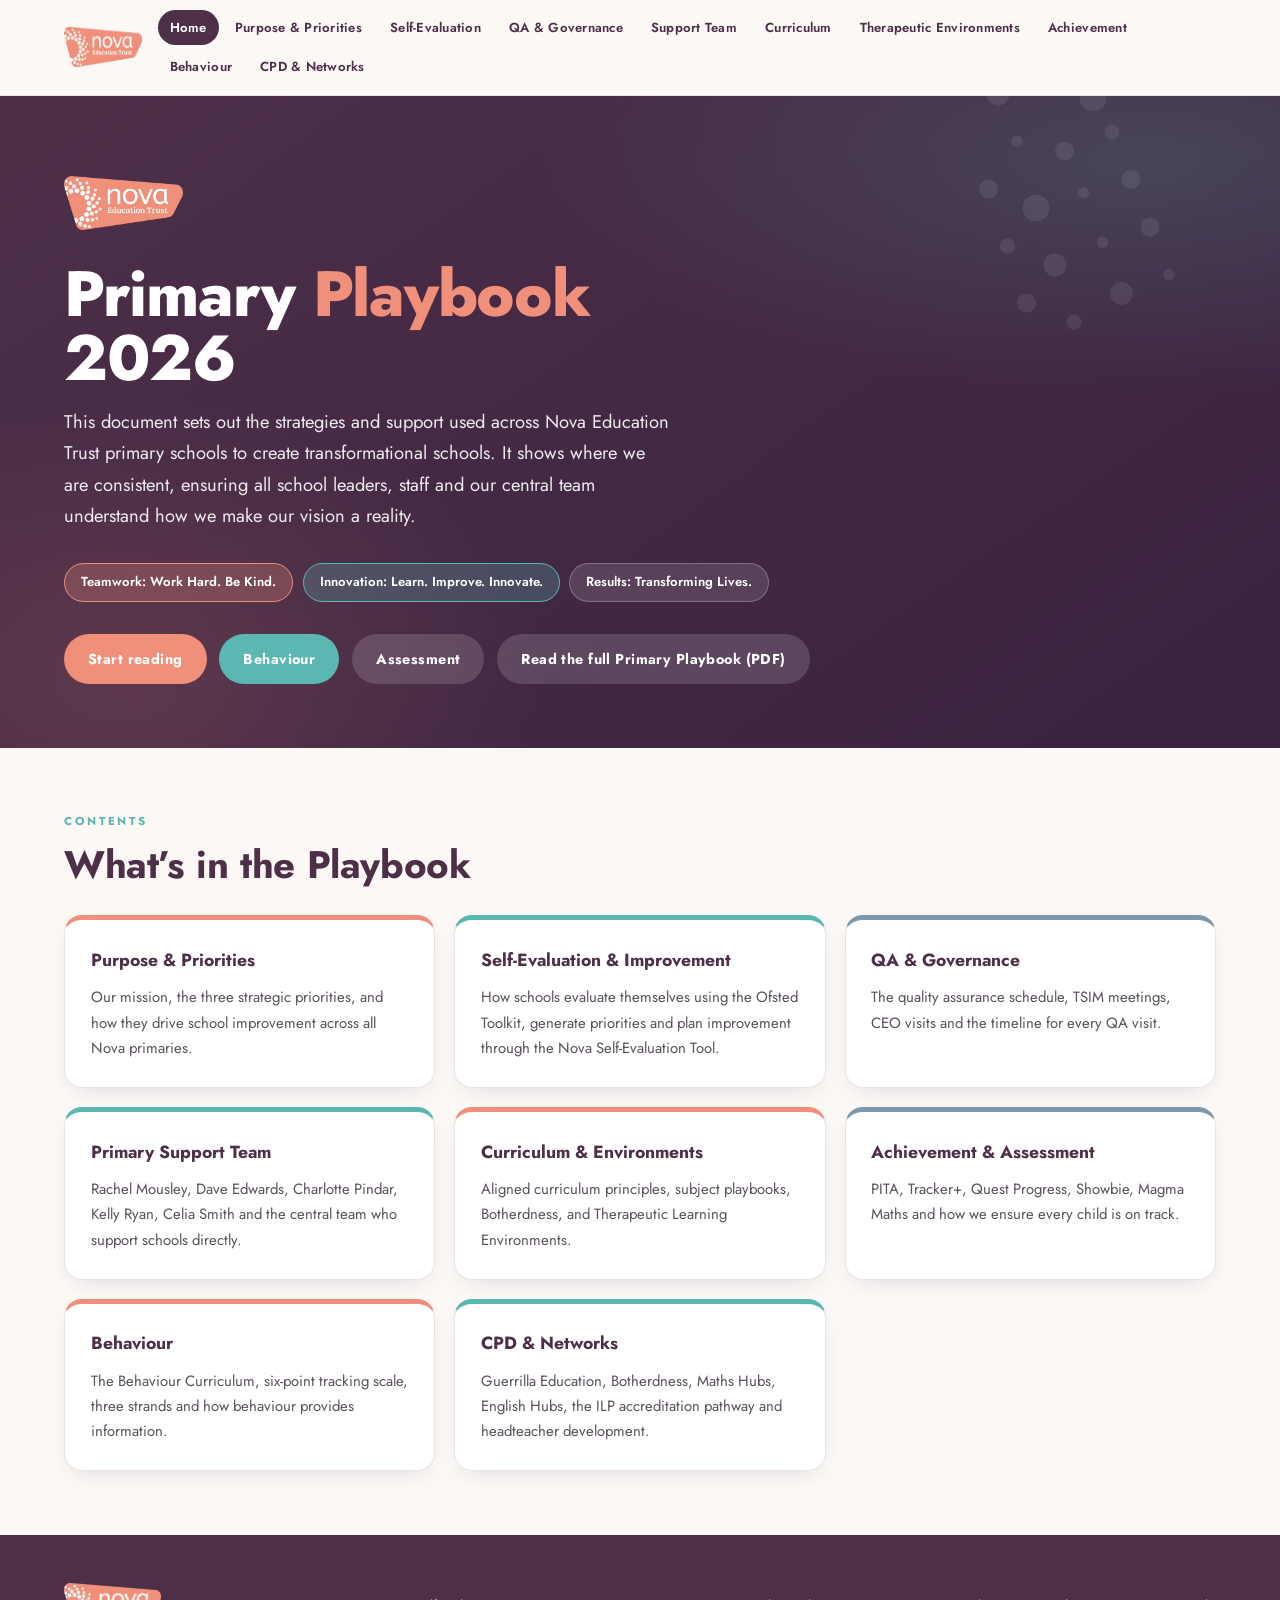
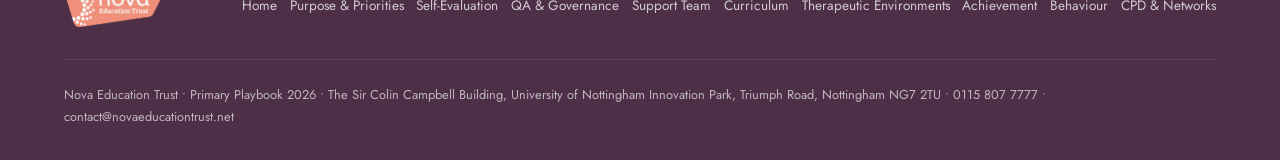
<file: index.html>
<!DOCTYPE html>
<html lang="en-GB">
<head>
<meta charset="UTF-8">
<meta name="viewport" content="width=device-width,initial-scale=1.0">
<title>Nova Primary Playbook 2026 — Nova Primary Playbook 2026</title>
<link rel="stylesheet" href="style.css">
</head>
<body>
<header class="nav">
  <div class="nav-inner">
    <a class="nav-logo" href="index.html"><img src="assets/nova-logo.png" alt="Nova Education Trust"></a>
    <nav class="links"><a href="index.html" class="active">Home</a><a href="purpose.html">Purpose & Priorities</a><a href="self-evaluation.html">Self-Evaluation</a><a href="governance.html">QA & Governance</a><a href="support-team.html">Support Team</a><a href="curriculum.html">Curriculum</a><a href="therapeutic.html">Therapeutic Environments</a><a href="achievement.html">Achievement</a><a href="behaviour.html">Behaviour</a><a href="cpd.html">CPD & Networks</a></nav>
    <button class="burger" aria-label="Menu"><span></span><span></span><span></span></button>
  </div>
  <div class="mob-menu"><a href="index.html">Home</a><a href="purpose.html">Purpose & Priorities</a><a href="self-evaluation.html">Self-Evaluation</a><a href="governance.html">QA & Governance</a><a href="support-team.html">Support Team</a><a href="curriculum.html">Curriculum</a><a href="therapeutic.html">Therapeutic Environments</a><a href="achievement.html">Achievement</a><a href="behaviour.html">Behaviour</a><a href="cpd.html">CPD & Networks</a></div>
</header>

<section class="hero">
  <svg class="hero-dots" viewBox="0 0 200 200" xmlns="http://www.w3.org/2000/svg" aria-hidden="true">
    <circle cx="20" cy="20" r="6" fill="#fff"/><circle cx="45" cy="15" r="4" fill="#fff"/><circle cx="70" cy="22" r="7" fill="#fff"/><circle cx="30" cy="45" r="3" fill="#fff"/><circle cx="55" cy="50" r="5" fill="#fff"/><circle cx="80" cy="40" r="4" fill="#fff"/><circle cx="15" cy="70" r="5" fill="#fff"/><circle cx="40" cy="80" r="7" fill="#fff"/><circle cx="65" cy="72" r="3" fill="#fff"/><circle cx="90" cy="65" r="5" fill="#fff"/><circle cx="25" cy="100" r="4" fill="#fff"/><circle cx="50" cy="110" r="6" fill="#fff"/><circle cx="75" cy="98" r="3" fill="#fff"/><circle cx="100" cy="90" r="5" fill="#fff"/><circle cx="35" cy="130" r="5" fill="#fff"/><circle cx="60" cy="140" r="4" fill="#fff"/><circle cx="85" cy="125" r="6" fill="#fff"/><circle cx="110" cy="115" r="3" fill="#fff"/>
  </svg>
  <div class="wrap">
    <img class="logo" src="assets/nova-logo.png" alt="Nova Education Trust">
    <h1>Primary <span>Playbook</span><br>2026</h1>
    <p class="sub">This document sets out the strategies and support used across Nova Education Trust primary schools to create transformational schools. It shows where we are consistent, ensuring all school leaders, staff and our central team understand how we make our vision a reality.</p>
    <div class="pills">
      <span class="pill c">Teamwork: Work Hard. Be Kind.</span>
      <span class="pill t">Innovation: Learn. Improve. Innovate.</span>
      <span class="pill">Results: Transforming Lives.</span>
    </div>
    <div style="margin-top:2rem;display:flex;gap:.8rem;flex-wrap:wrap">
      <a href="purpose.html" class="btn btn-coral">Start reading</a>
      <a href="behaviour.html" class="btn btn-teal">Behaviour</a>
      <a href="achievement.html" class="btn" style="background:rgba(255,255,255,.15);color:#fff">Assessment</a>
      <a href="PROOF-01_NET_Primary-Playbook-2026.pdf" class="btn" style="background:rgba(255,255,255,.15);color:#fff" target="_blank" rel="noopener">Read the full Primary Playbook (PDF)</a>
    </div>
  </div>
</section>

<section>
  <div class="wrap">
    <div class="reveal"><div class="eyebrow">Contents</div>
    <h2 class="section-title">What&rsquo;s in the Playbook</h2></div>
    <div class="cards cols-3" style="margin-top:1.8rem">
      <a href="purpose.html" class="card accent-coral reveal" style="text-decoration:none;color:inherit;cursor:pointer">
        <h3>Purpose &amp; Priorities</h3>
        <p>Our mission, the three strategic priorities, and how they drive school improvement across all Nova primaries.</p>
      </a>
      <a href="self-evaluation.html" class="card accent-teal reveal" style="text-decoration:none;color:inherit">
        <h3>Self-Evaluation &amp; Improvement</h3>
        <p>How schools evaluate themselves using the Ofsted Toolkit, generate priorities and plan improvement through the Nova Self-Evaluation Tool.</p>
      </a>
      <a href="governance.html" class="card accent-slate reveal" style="text-decoration:none;color:inherit">
        <h3>QA &amp; Governance</h3>
        <p>The quality assurance schedule, TSIM meetings, CEO visits and the timeline for every QA visit.</p>
      </a>
      <a href="support-team.html" class="card accent-teal reveal" style="text-decoration:none;color:inherit">
        <h3>Primary Support Team</h3>
        <p>Rachel Mousley, Dave Edwards, Charlotte Pindar, Kelly Ryan, Celia Smith and the central team who support schools directly.</p>
      </a>
      <a href="curriculum.html" class="card accent-coral reveal" style="text-decoration:none;color:inherit">
        <h3>Curriculum &amp; Environments</h3>
        <p>Aligned curriculum principles, subject playbooks, Botherdness, and Therapeutic Learning Environments.</p>
      </a>
      <a href="achievement.html" class="card accent-slate reveal" style="text-decoration:none;color:inherit">
        <h3>Achievement &amp; Assessment</h3>
        <p>PITA, Tracker+, Quest Progress, Showbie, Magma Maths and how we ensure every child is on track.</p>
      </a>
      <a href="behaviour.html" class="card accent-coral reveal" style="text-decoration:none;color:inherit">
        <h3>Behaviour</h3>
        <p>The Behaviour Curriculum, six-point tracking scale, three strands and how behaviour provides information.</p>
      </a>
      <a href="cpd.html" class="card accent-teal reveal" style="text-decoration:none;color:inherit">
        <h3>CPD &amp; Networks</h3>
        <p>Guerrilla Education, Botherdness, Maths Hubs, English Hubs, the ILP accreditation pathway and headteacher development.</p>
      </a>
    </div>
  </div>
</section>

<footer>
  <div class="wrap">
    <div class="fgrid">
      <img src="assets/nova-logo.png" alt="Nova Education Trust">
      <nav class="fnav"><a href="index.html">Home</a><a href="purpose.html">Purpose & Priorities</a><a href="self-evaluation.html">Self-Evaluation</a><a href="governance.html">QA & Governance</a><a href="support-team.html">Support Team</a><a href="curriculum.html">Curriculum</a><a href="therapeutic.html">Therapeutic Environments</a><a href="achievement.html">Achievement</a><a href="behaviour.html">Behaviour</a><a href="cpd.html">CPD & Networks</a></nav>
    </div>
    <p class="copy">Nova Education Trust &bull; Primary Playbook 2026 &bull; The Sir Colin Campbell Building, University of Nottingham Innovation Park, Triumph Road, Nottingham NG7 2TU &bull; 0115 807 7777 &bull; contact@novaeducationtrust.net</p>
  </div>
</footer>
<script src="app.js"></script>
</body>
</html>
</file>
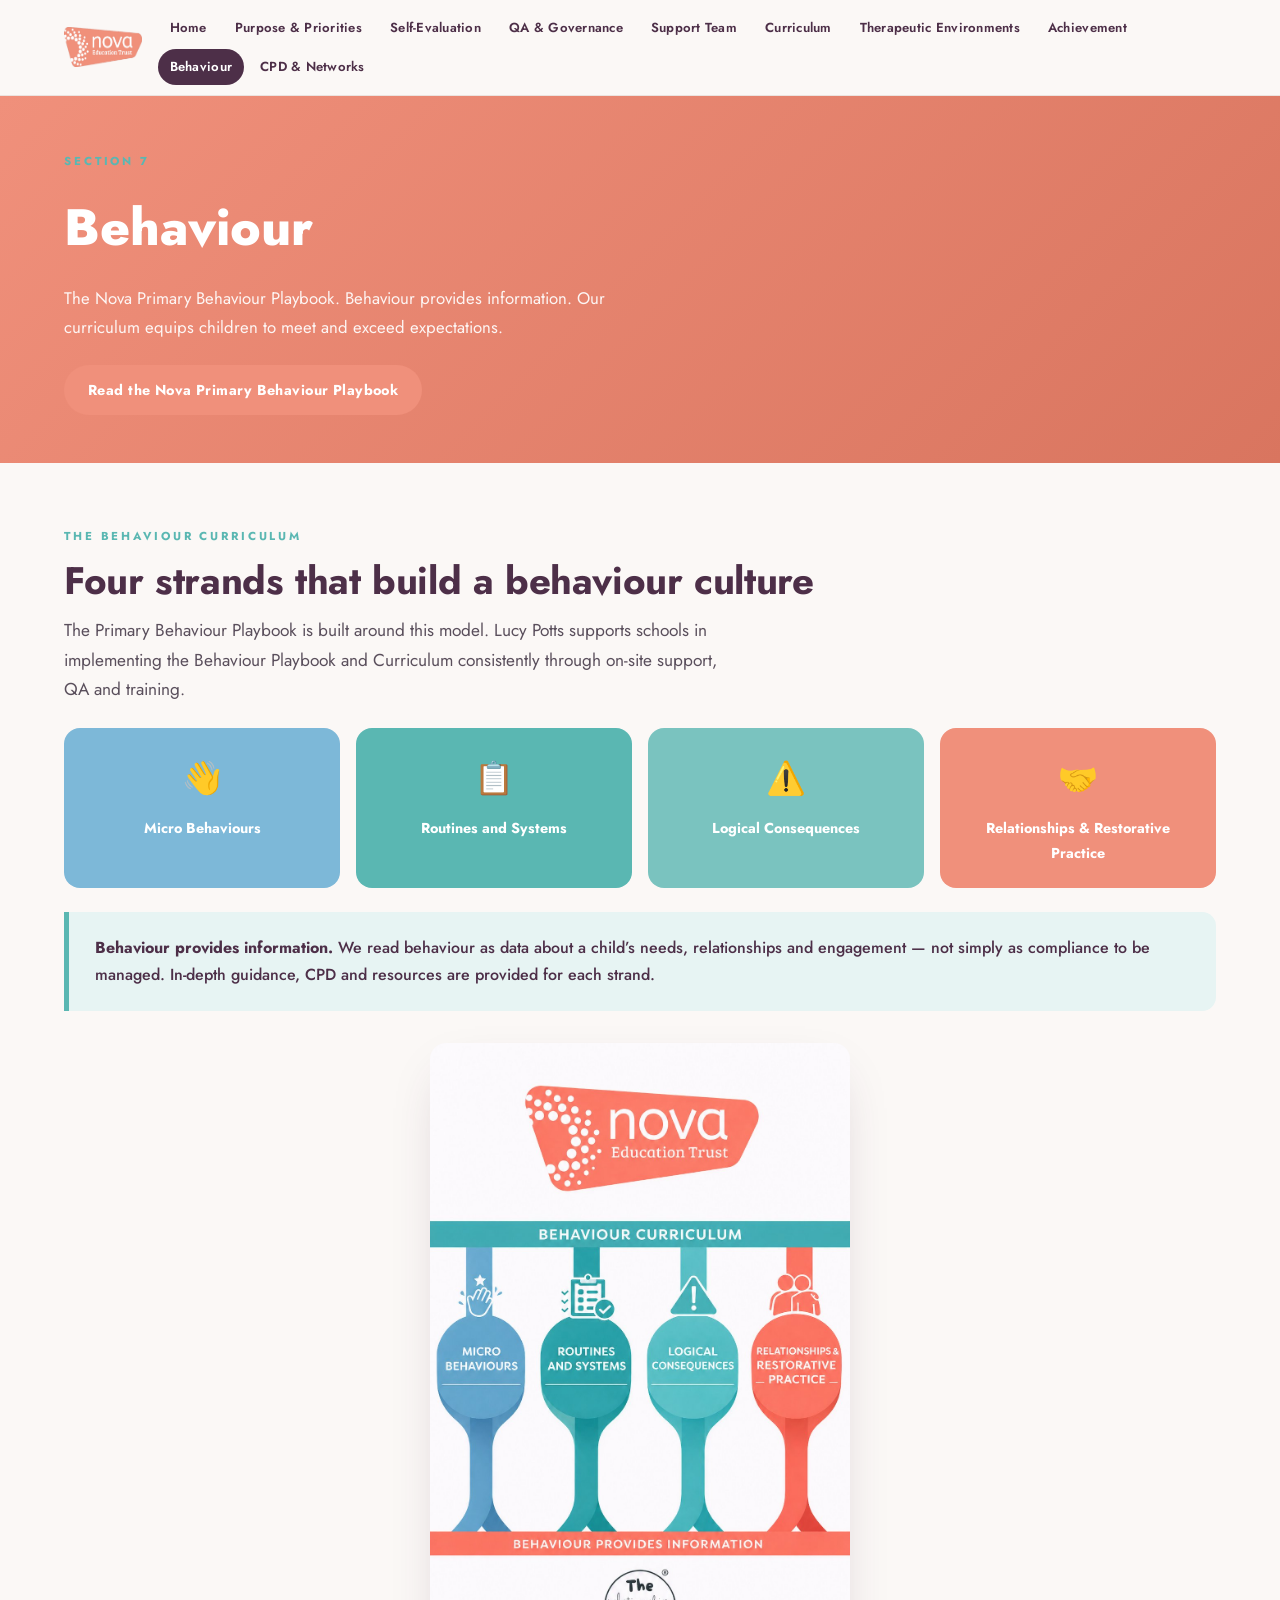
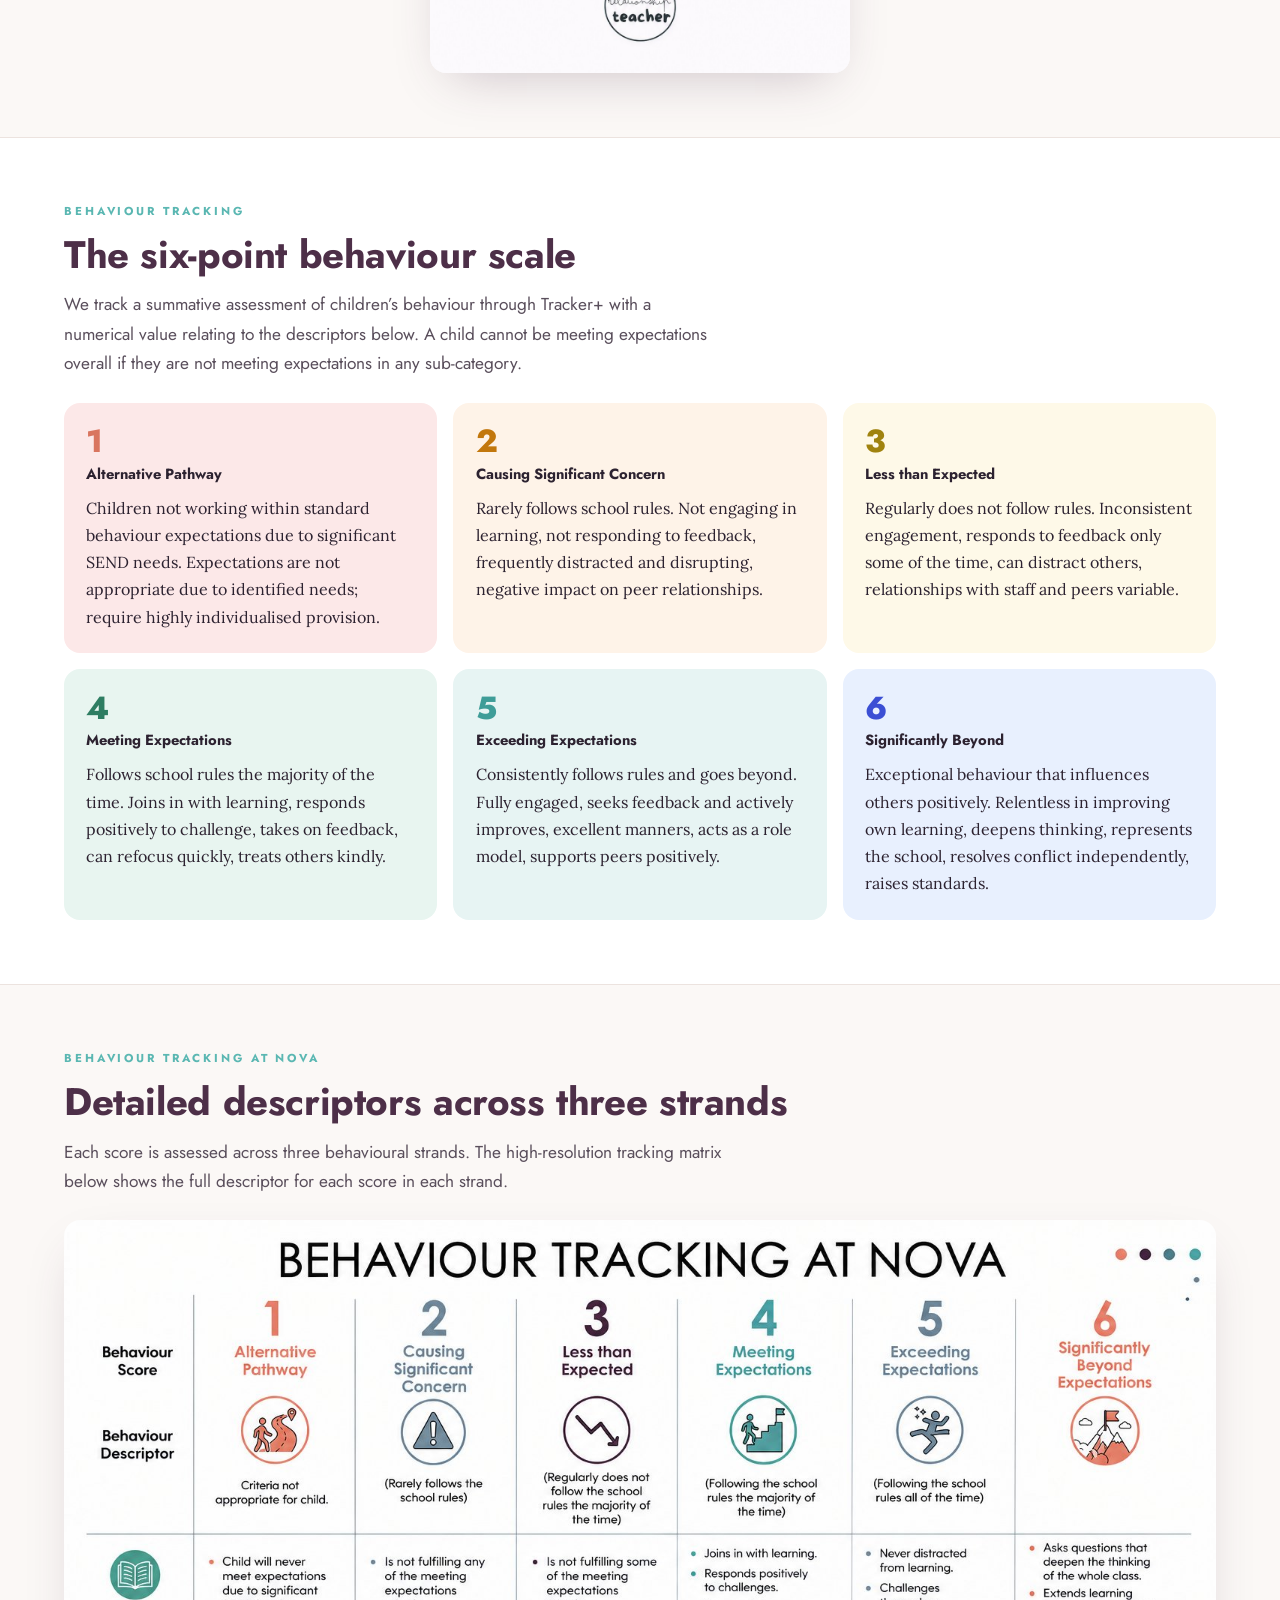
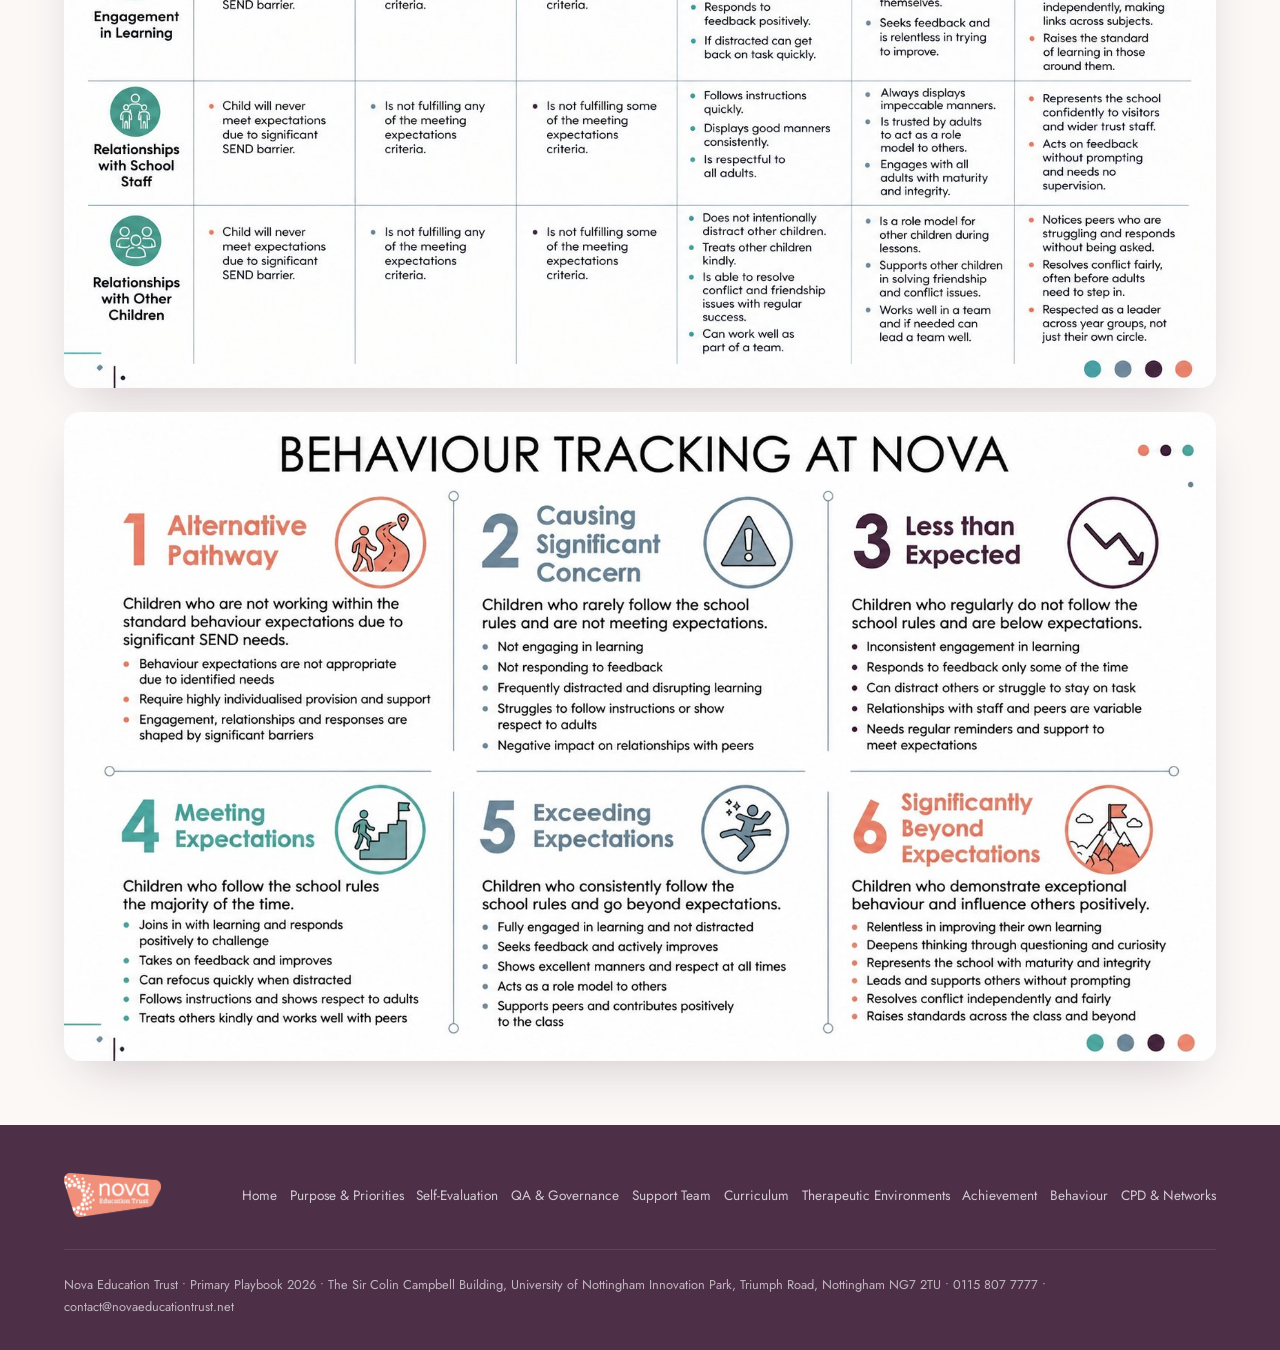
<file: behaviour.html>
<!DOCTYPE html>
<html lang="en-GB">
<head>
<meta charset="UTF-8">
<meta name="viewport" content="width=device-width,initial-scale=1.0">
<title>Behaviour — Nova Primary Playbook 2026</title>
<link rel="stylesheet" href="style.css">
</head>
<body>
<header class="nav">
  <div class="nav-inner">
    <a class="nav-logo" href="index.html"><img src="assets/nova-logo.png" alt="Nova Education Trust"></a>
    <nav class="links"><a href="index.html">Home</a><a href="purpose.html">Purpose & Priorities</a><a href="self-evaluation.html">Self-Evaluation</a><a href="governance.html">QA & Governance</a><a href="support-team.html">Support Team</a><a href="curriculum.html">Curriculum</a><a href="therapeutic.html">Therapeutic Environments</a><a href="achievement.html">Achievement</a><a href="behaviour.html" class="active">Behaviour</a><a href="cpd.html">CPD & Networks</a></nav>
    <button class="burger" aria-label="Menu"><span></span><span></span><span></span></button>
  </div>
  <div class="mob-menu"><a href="index.html">Home</a><a href="purpose.html">Purpose & Priorities</a><a href="self-evaluation.html">Self-Evaluation</a><a href="governance.html">QA & Governance</a><a href="support-team.html">Support Team</a><a href="curriculum.html">Curriculum</a><a href="therapeutic.html">Therapeutic Environments</a><a href="achievement.html">Achievement</a><a href="behaviour.html">Behaviour</a><a href="cpd.html">CPD & Networks</a></div>
</header>

<section class="page-hero coral">
  <div class="wrap">
    <div class="eyebrow">Section 7</div>
    <h1>Behaviour</h1>
    <p class="sub">The Nova Primary Behaviour Playbook. Behaviour provides information. Our curriculum equips children to meet and exceed expectations.</p>
    <div style="margin-top:1.5rem">
      <a href="https://robbieblade.github.io/nova-primary-playbook-2026/" class="btn btn-coral" target="_blank" rel="noopener">Read the Nova Primary Behaviour Playbook</a>
    </div>
  </div>
</section>

<section>
  <div class="wrap">
    <div class="reveal"><div class="eyebrow">The Behaviour Curriculum</div>
    <h2 class="section-title">Four strands that build a behaviour culture</h2>
    <p class="lead">The Primary Behaviour Playbook is built around this model. Lucy Potts supports schools in implementing the Behaviour Playbook and Curriculum consistently through on-site support, QA and training.</p></div>
    <div class="strands reveal">
      <div class="strand s1"><div class="icon">👋</div><h4>Micro Behaviours</h4></div>
      <div class="strand s2"><div class="icon">📋</div><h4>Routines and Systems</h4></div>
      <div class="strand s3"><div class="icon">⚠️</div><h4>Logical Consequences</h4></div>
      <div class="strand s4"><div class="icon">🤝</div><h4>Relationships &amp; Restorative Practice</h4></div>
    </div>
    <div class="callout reveal" style="margin-top:1.5rem">
      <p><strong>Behaviour provides information.</strong> We read behaviour as data about a child&rsquo;s needs, relationships and engagement &mdash; not simply as compliance to be managed. In-depth guidance, CPD and resources are provided for each strand.</p>
    </div>
    <div style="margin-top:2rem" class="reveal">
      <img src="assets/behaviour-infographic.png" alt="Nova Behaviour Curriculum showing four strands: Micro Behaviours, Routines and Systems, Logical Consequences, Relationships and Restorative Practice" style="max-width:420px;margin:0 auto;border-radius:16px;box-shadow:var(--shadow)">
    </div>
  </div>
</section>

<section class="band">
  <div class="wrap">
    <div class="reveal"><div class="eyebrow">Behaviour Tracking</div>
    <h2 class="section-title">The six-point behaviour scale</h2>
    <p class="lead">We track a summative assessment of children&rsquo;s behaviour through Tracker+ with a numerical value relating to the descriptors below. A child cannot be meeting expectations overall if they are not meeting expectations in any sub-category.</p></div>
    <div class="bscore-grid reveal">
      <div class="bscore bs1"><div class="bnum">1</div><h4>Alternative Pathway</h4><p>Children not working within standard behaviour expectations due to significant SEND needs. Expectations are not appropriate due to identified needs; require highly individualised provision.</p></div>
      <div class="bscore bs2"><div class="bnum">2</div><h4>Causing Significant Concern</h4><p>Rarely follows school rules. Not engaging in learning, not responding to feedback, frequently distracted and disrupting, negative impact on peer relationships.</p></div>
      <div class="bscore bs3"><div class="bnum">3</div><h4>Less than Expected</h4><p>Regularly does not follow rules. Inconsistent engagement, responds to feedback only some of the time, can distract others, relationships with staff and peers variable.</p></div>
      <div class="bscore bs4"><div class="bnum">4</div><h4>Meeting Expectations</h4><p>Follows school rules the majority of the time. Joins in with learning, responds positively to challenge, takes on feedback, can refocus quickly, treats others kindly.</p></div>
      <div class="bscore bs5"><div class="bnum">5</div><h4>Exceeding Expectations</h4><p>Consistently follows rules and goes beyond. Fully engaged, seeks feedback and actively improves, excellent manners, acts as a role model, supports peers positively.</p></div>
      <div class="bscore bs6"><div class="bnum">6</div><h4>Significantly Beyond</h4><p>Exceptional behaviour that influences others positively. Relentless in improving own learning, deepens thinking, represents the school, resolves conflict independently, raises standards.</p></div>
    </div>
  </div>
</section>

<section>
  <div class="wrap">
    <div class="reveal"><div class="eyebrow">Behaviour Tracking at Nova</div>
    <h2 class="section-title">Detailed descriptors across three strands</h2>
    <p class="lead">Each score is assessed across three behavioural strands. The high-resolution tracking matrix below shows the full descriptor for each score in each strand.</p></div>
    <div class="reveal" style="margin-top:1.5rem">
      <img src="assets/behaviour-tracking-matrix.png" alt="Behaviour Tracking at Nova Matrix showing scores 1-6 across Engagement in Learning, Relationships with School Staff, and Relationships with Other Children" style="border-radius:16px;box-shadow:var(--shadow);width:100%">
    </div>
    <div style="margin-top:1.5rem" class="reveal">
      <img src="assets/behaviour-tracking.png" alt="Behaviour Tracking at Nova overview showing six levels from Alternative Pathway to Significantly Beyond Expectations" style="border-radius:16px;box-shadow:var(--shadow);width:100%">
    </div>
  </div>
</section>

<footer>
  <div class="wrap">
    <div class="fgrid">
      <img src="assets/nova-logo.png" alt="Nova Education Trust">
      <nav class="fnav"><a href="index.html">Home</a><a href="purpose.html">Purpose & Priorities</a><a href="self-evaluation.html">Self-Evaluation</a><a href="governance.html">QA & Governance</a><a href="support-team.html">Support Team</a><a href="curriculum.html">Curriculum</a><a href="therapeutic.html">Therapeutic Environments</a><a href="achievement.html">Achievement</a><a href="behaviour.html">Behaviour</a><a href="cpd.html">CPD & Networks</a></nav>
    </div>
    <p class="copy">Nova Education Trust &bull; Primary Playbook 2026 &bull; The Sir Colin Campbell Building, University of Nottingham Innovation Park, Triumph Road, Nottingham NG7 2TU &bull; 0115 807 7777 &bull; contact@novaeducationtrust.net</p>
  </div>
</footer>
<script src="app.js"></script>
</body>
</html>
</file>
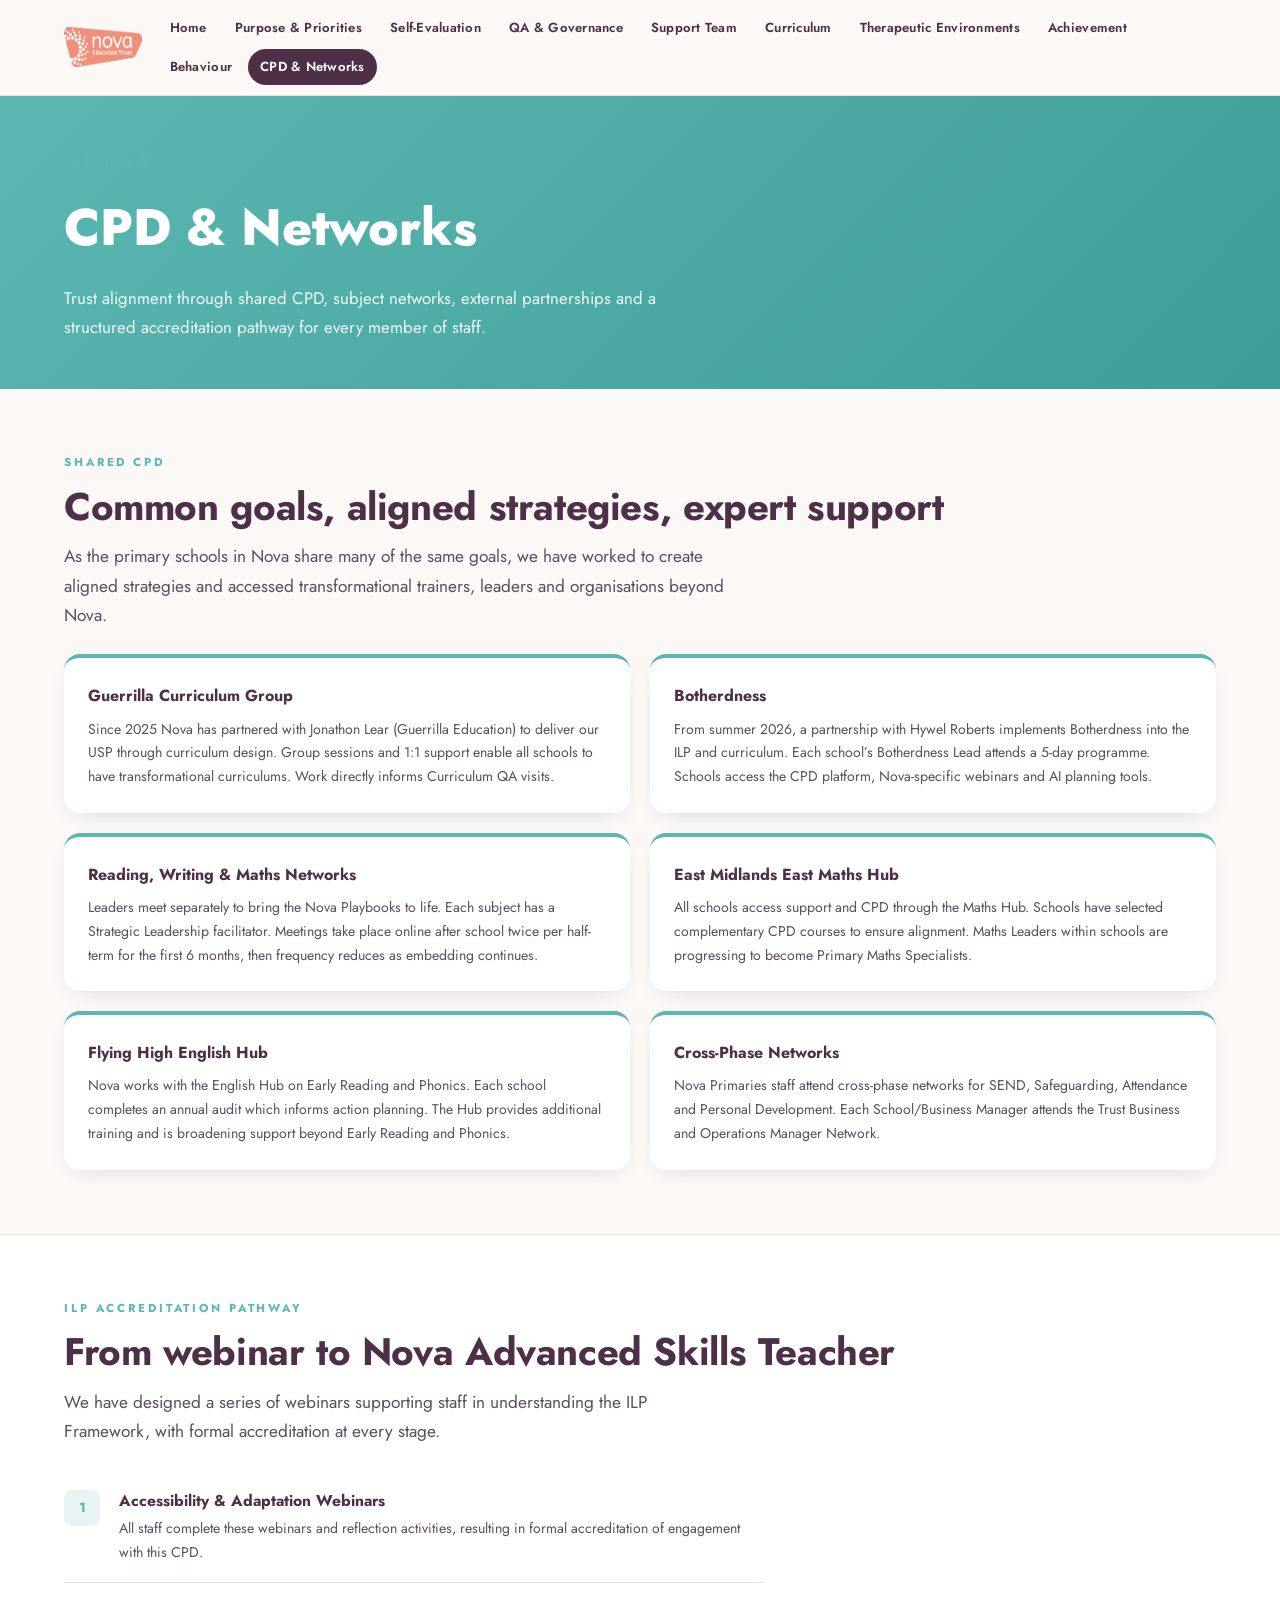
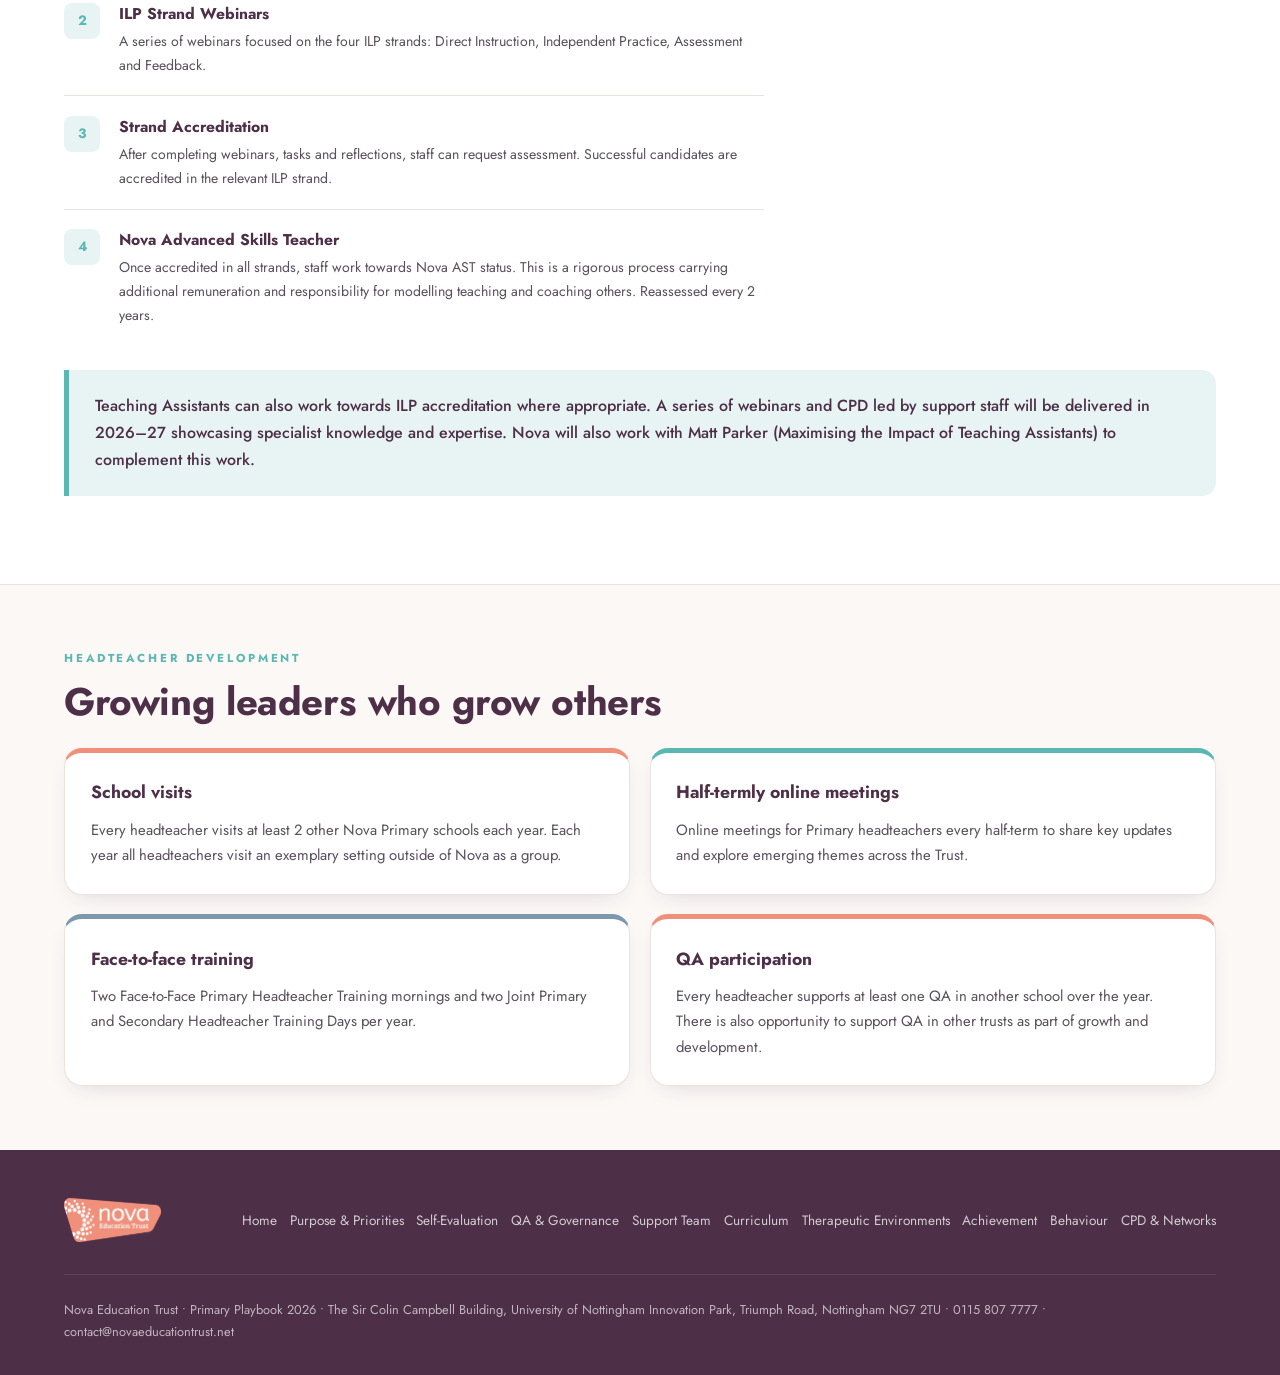
<file: cpd.html>
<!DOCTYPE html>
<html lang="en-GB">
<head>
<meta charset="UTF-8">
<meta name="viewport" content="width=device-width,initial-scale=1.0">
<title>CPD & Networks — Nova Primary Playbook 2026</title>
<link rel="stylesheet" href="style.css">
</head>
<body>
<header class="nav">
  <div class="nav-inner">
    <a class="nav-logo" href="index.html"><img src="assets/nova-logo.png" alt="Nova Education Trust"></a>
    <nav class="links"><a href="index.html">Home</a><a href="purpose.html">Purpose & Priorities</a><a href="self-evaluation.html">Self-Evaluation</a><a href="governance.html">QA & Governance</a><a href="support-team.html">Support Team</a><a href="curriculum.html">Curriculum</a><a href="therapeutic.html">Therapeutic Environments</a><a href="achievement.html">Achievement</a><a href="behaviour.html">Behaviour</a><a href="cpd.html" class="active">CPD & Networks</a></nav>
    <button class="burger" aria-label="Menu"><span></span><span></span><span></span></button>
  </div>
  <div class="mob-menu"><a href="index.html">Home</a><a href="purpose.html">Purpose & Priorities</a><a href="self-evaluation.html">Self-Evaluation</a><a href="governance.html">QA & Governance</a><a href="support-team.html">Support Team</a><a href="curriculum.html">Curriculum</a><a href="therapeutic.html">Therapeutic Environments</a><a href="achievement.html">Achievement</a><a href="behaviour.html">Behaviour</a><a href="cpd.html">CPD & Networks</a></div>
</header>

<section class="page-hero teal">
  <div class="wrap">
    <div class="eyebrow">Section 8</div>
    <h1>CPD &amp; Networks</h1>
    <p class="sub">Trust alignment through shared CPD, subject networks, external partnerships and a structured accreditation pathway for every member of staff.</p>
  </div>
</section>

<section>
  <div class="wrap">
    <div class="reveal"><div class="eyebrow">Shared CPD</div>
    <h2 class="section-title">Common goals, aligned strategies, expert support</h2>
    <p class="lead">As the primary schools in Nova share many of the same goals, we have worked to create aligned strategies and accessed transformational trainers, leaders and organisations beyond Nova.</p></div>
    <div class="cards cols-2 reveal" style="margin-top:1.5rem">
      <div class="network">
        <h3>Guerrilla Curriculum Group</h3>
        <p>Since 2025 Nova has partnered with Jonathon Lear (Guerrilla Education) to deliver our USP through curriculum design. Group sessions and 1:1 support enable all schools to have transformational curriculums. Work directly informs Curriculum QA visits.</p>
      </div>
      <div class="network">
        <h3>Botherdness</h3>
        <p>From summer 2026, a partnership with Hywel Roberts implements Botherdness into the ILP and curriculum. Each school&rsquo;s Botherdness Lead attends a 5-day programme. Schools access the CPD platform, Nova-specific webinars and AI planning tools.</p>
      </div>
      <div class="network">
        <h3>Reading, Writing &amp; Maths Networks</h3>
        <p>Leaders meet separately to bring the Nova Playbooks to life. Each subject has a Strategic Leadership facilitator. Meetings take place online after school twice per half-term for the first 6 months, then frequency reduces as embedding continues.</p>
      </div>
      <div class="network">
        <h3>East Midlands East Maths Hub</h3>
        <p>All schools access support and CPD through the Maths Hub. Schools have selected complementary CPD courses to ensure alignment. Maths Leaders within schools are progressing to become Primary Maths Specialists.</p>
      </div>
      <div class="network">
        <h3>Flying High English Hub</h3>
        <p>Nova works with the English Hub on Early Reading and Phonics. Each school completes an annual audit which informs action planning. The Hub provides additional training and is broadening support beyond Early Reading and Phonics.</p>
      </div>
      <div class="network">
        <h3>Cross-Phase Networks</h3>
        <p>Nova Primaries staff attend cross-phase networks for SEND, Safeguarding, Attendance and Personal Development. Each School/Business Manager attends the Trust Business and Operations Manager Network.</p>
      </div>
    </div>
  </div>
</section>

<section class="band">
  <div class="wrap">
    <div class="reveal"><div class="eyebrow">ILP Accreditation Pathway</div>
    <h2 class="section-title">From webinar to Nova Advanced Skills Teacher</h2>
    <p class="lead">We have designed a series of webinars supporting staff in understanding the ILP Framework, with formal accreditation at every stage.</p></div>
    <div class="steps reveal" style="max-width:700px;margin-top:1.5rem">
      <div class="step"><div class="icon">1</div><div><h4>Accessibility &amp; Adaptation Webinars</h4><p>All staff complete these webinars and reflection activities, resulting in formal accreditation of engagement with this CPD.</p></div></div>
      <div class="step"><div class="icon">2</div><div><h4>ILP Strand Webinars</h4><p>A series of webinars focused on the four ILP strands: Direct Instruction, Independent Practice, Assessment and Feedback.</p></div></div>
      <div class="step"><div class="icon">3</div><div><h4>Strand Accreditation</h4><p>After completing webinars, tasks and reflections, staff can request assessment. Successful candidates are accredited in the relevant ILP strand.</p></div></div>
      <div class="step"><div class="icon">4</div><div><h4>Nova Advanced Skills Teacher</h4><p>Once accredited in all strands, staff work towards Nova AST status. This is a rigorous process carrying additional remuneration and responsibility for modelling teaching and coaching others. Reassessed every 2 years.</p></div></div>
    </div>
    <div class="callout reveal" style="margin-top:1.5rem">
      <p>Teaching Assistants can also work towards ILP accreditation where appropriate. A series of webinars and CPD led by support staff will be delivered in 2026&ndash;27 showcasing specialist knowledge and expertise. Nova will also work with Matt Parker (Maximising the Impact of Teaching Assistants) to complement this work.</p>
    </div>
  </div>
</section>

<section>
  <div class="wrap">
    <div class="reveal"><div class="eyebrow">Headteacher Development</div>
    <h2 class="section-title">Growing leaders who grow others</h2></div>
    <div class="cards cols-2 reveal" style="margin-top:1.5rem">
      <div class="card accent-coral">
        <h3>School visits</h3>
        <p>Every headteacher visits at least 2 other Nova Primary schools each year. Each year all headteachers visit an exemplary setting outside of Nova as a group.</p>
      </div>
      <div class="card accent-teal">
        <h3>Half-termly online meetings</h3>
        <p>Online meetings for Primary headteachers every half-term to share key updates and explore emerging themes across the Trust.</p>
      </div>
      <div class="card accent-slate">
        <h3>Face-to-face training</h3>
        <p>Two Face-to-Face Primary Headteacher Training mornings and two Joint Primary and Secondary Headteacher Training Days per year.</p>
      </div>
      <div class="card accent-coral">
        <h3>QA participation</h3>
        <p>Every headteacher supports at least one QA in another school over the year. There is also opportunity to support QA in other trusts as part of growth and development.</p>
      </div>
    </div>
  </div>
</section>

<footer>
  <div class="wrap">
    <div class="fgrid">
      <img src="assets/nova-logo.png" alt="Nova Education Trust">
      <nav class="fnav"><a href="index.html">Home</a><a href="purpose.html">Purpose & Priorities</a><a href="self-evaluation.html">Self-Evaluation</a><a href="governance.html">QA & Governance</a><a href="support-team.html">Support Team</a><a href="curriculum.html">Curriculum</a><a href="therapeutic.html">Therapeutic Environments</a><a href="achievement.html">Achievement</a><a href="behaviour.html">Behaviour</a><a href="cpd.html">CPD & Networks</a></nav>
    </div>
    <p class="copy">Nova Education Trust &bull; Primary Playbook 2026 &bull; The Sir Colin Campbell Building, University of Nottingham Innovation Park, Triumph Road, Nottingham NG7 2TU &bull; 0115 807 7777 &bull; contact@novaeducationtrust.net</p>
  </div>
</footer>
<script src="app.js"></script>
</body>
</html>
</file>
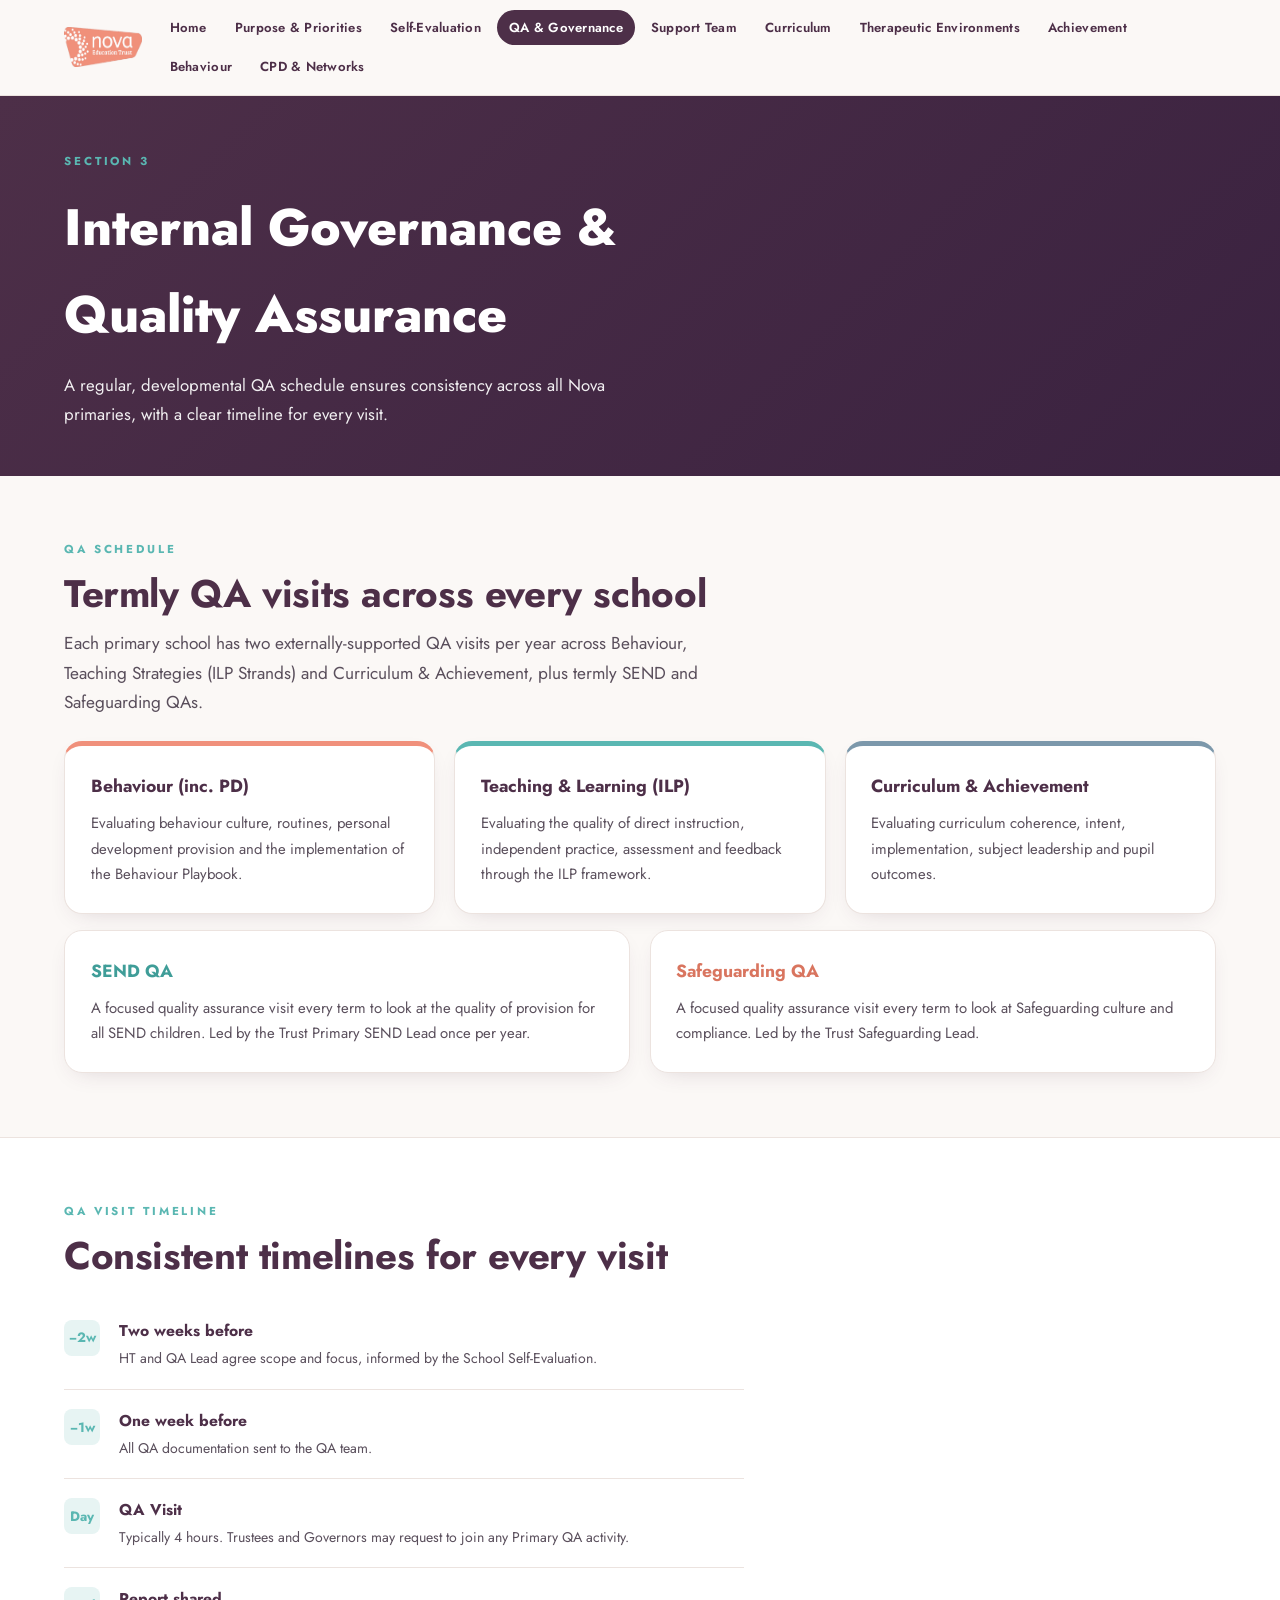
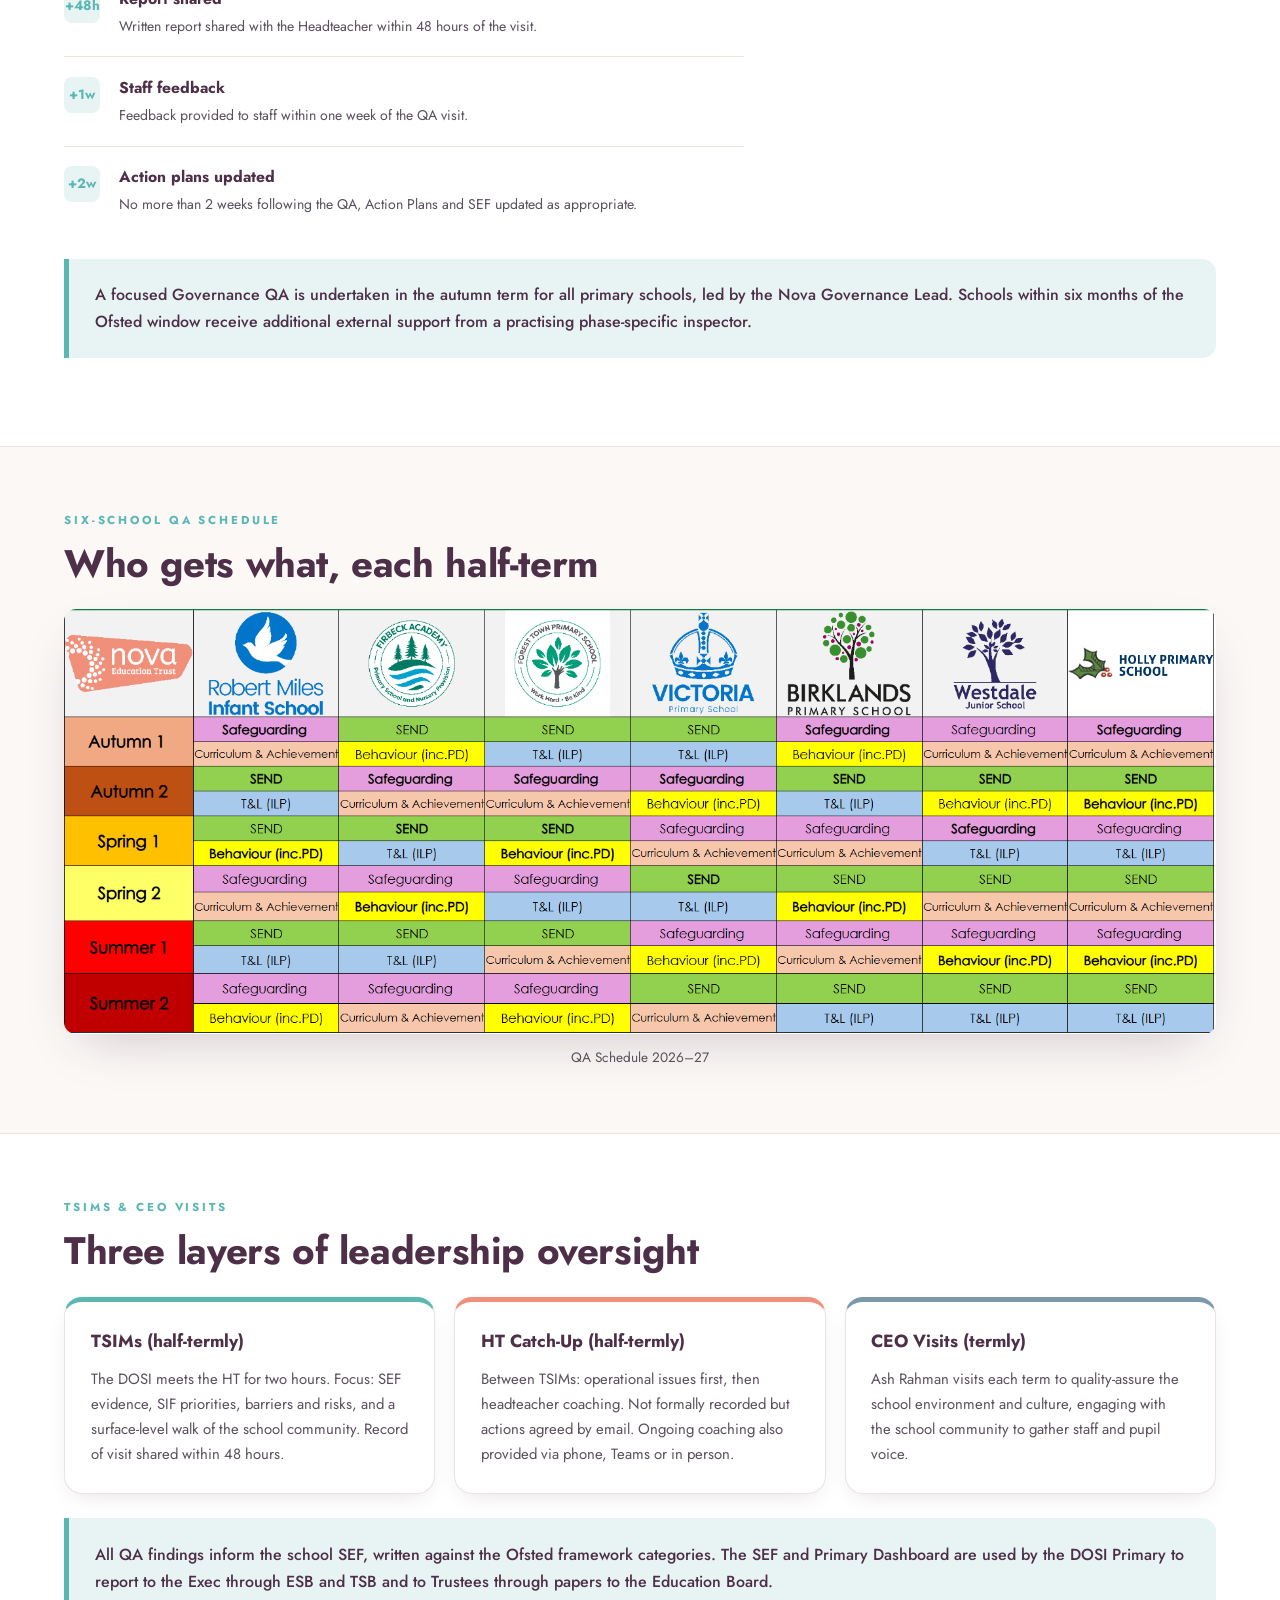
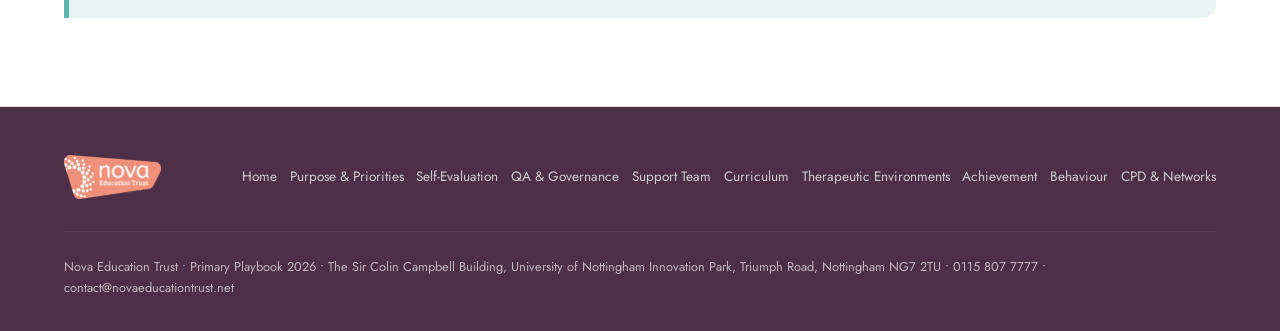
<file: governance.html>
<!DOCTYPE html>
<html lang="en-GB">
<head>
<meta charset="UTF-8">
<meta name="viewport" content="width=device-width,initial-scale=1.0">
<title>Internal Governance & Quality Assurance — Nova Primary Playbook 2026</title>
<link rel="stylesheet" href="style.css">
</head>
<body>
<header class="nav">
  <div class="nav-inner">
    <a class="nav-logo" href="index.html"><img src="assets/nova-logo.png" alt="Nova Education Trust"></a>
    <nav class="links"><a href="index.html">Home</a><a href="purpose.html">Purpose & Priorities</a><a href="self-evaluation.html">Self-Evaluation</a><a href="governance.html" class="active">QA & Governance</a><a href="support-team.html">Support Team</a><a href="curriculum.html">Curriculum</a><a href="therapeutic.html">Therapeutic Environments</a><a href="achievement.html">Achievement</a><a href="behaviour.html">Behaviour</a><a href="cpd.html">CPD & Networks</a></nav>
    <button class="burger" aria-label="Menu"><span></span><span></span><span></span></button>
  </div>
  <div class="mob-menu"><a href="index.html">Home</a><a href="purpose.html">Purpose & Priorities</a><a href="self-evaluation.html">Self-Evaluation</a><a href="governance.html">QA & Governance</a><a href="support-team.html">Support Team</a><a href="curriculum.html">Curriculum</a><a href="therapeutic.html">Therapeutic Environments</a><a href="achievement.html">Achievement</a><a href="behaviour.html">Behaviour</a><a href="cpd.html">CPD & Networks</a></div>
</header>

<section class="page-hero plum">
  <div class="wrap">
    <div class="eyebrow">Section 3</div>
    <h1>Internal Governance &amp;<br>Quality Assurance</h1>
    <p class="sub">A regular, developmental QA schedule ensures consistency across all Nova primaries, with a clear timeline for every visit.</p>
  </div>
</section>

<section>
  <div class="wrap">
    <div class="reveal"><div class="eyebrow">QA Schedule</div>
    <h2 class="section-title">Termly QA visits across every school</h2>
    <p class="lead">Each primary school has two externally-supported QA visits per year across Behaviour, Teaching Strategies (ILP Strands) and Curriculum &amp; Achievement, plus termly SEND and Safeguarding QAs.</p></div>
    <div class="cards cols-3 reveal" style="margin-top:1.5rem">
      <div class="card accent-coral"><h3>Behaviour (inc. PD)</h3><p>Evaluating behaviour culture, routines, personal development provision and the implementation of the Behaviour Playbook.</p></div>
      <div class="card accent-teal"><h3>Teaching &amp; Learning (ILP)</h3><p>Evaluating the quality of direct instruction, independent practice, assessment and feedback through the ILP framework.</p></div>
      <div class="card accent-slate"><h3>Curriculum &amp; Achievement</h3><p>Evaluating curriculum coherence, intent, implementation, subject leadership and pupil outcomes.</p></div>
    </div>
    <div class="cards cols-2 reveal" style="margin-top:1rem">
      <div class="card"><h3 style="color:var(--teal-dark)">SEND QA</h3><p>A focused quality assurance visit every term to look at the quality of provision for all SEND children. Led by the Trust Primary SEND Lead once per year.</p></div>
      <div class="card"><h3 style="color:var(--coral-dark)">Safeguarding QA</h3><p>A focused quality assurance visit every term to look at Safeguarding culture and compliance. Led by the Trust Safeguarding Lead.</p></div>
    </div>
  </div>
</section>

<section class="band">
  <div class="wrap">
    <div class="reveal"><div class="eyebrow">QA Visit Timeline</div>
    <h2 class="section-title">Consistent timelines for every visit</h2></div>
    <div class="steps reveal" style="margin-top:1.5rem;max-width:680px">
      <div class="step"><div class="icon">&#8722;2w</div><div><h4>Two weeks before</h4><p>HT and QA Lead agree scope and focus, informed by the School Self-Evaluation.</p></div></div>
      <div class="step"><div class="icon">&#8722;1w</div><div><h4>One week before</h4><p>All QA documentation sent to the QA team.</p></div></div>
      <div class="step"><div class="icon">Day</div><div><h4>QA Visit</h4><p>Typically 4 hours. Trustees and Governors may request to join any Primary QA activity.</p></div></div>
      <div class="step"><div class="icon">+48h</div><div><h4>Report shared</h4><p>Written report shared with the Headteacher within 48 hours of the visit.</p></div></div>
      <div class="step"><div class="icon">+1w</div><div><h4>Staff feedback</h4><p>Feedback provided to staff within one week of the QA visit.</p></div></div>
      <div class="step"><div class="icon">+2w</div><div><h4>Action plans updated</h4><p>No more than 2 weeks following the QA, Action Plans and SEF updated as appropriate.</p></div></div>
    </div>
    <div class="callout reveal">
      <p>A focused Governance QA is undertaken in the autumn term for all primary schools, led by the Nova Governance Lead. Schools within six months of the Ofsted window receive additional external support from a practising phase-specific inspector.</p>
    </div>
  </div>
</section>

<section>
  <div class="wrap">
    <div class="reveal"><div class="eyebrow">Six-School QA Schedule</div>
    <h2 class="section-title">Who gets what, each half-term</h2></div>
    <div class="reveal" style="margin-top:1.5rem">
      <img src="QA%20Schedule.png" alt="QA Schedule showing six schools across six half-terms" style="max-width:100%;border-radius:12px;box-shadow:var(--shadow);display:block;margin:0 auto">
      <p style="text-align:center;font-family:var(--display);font-size:.85rem;color:#5a4f5c;margin-top:.75rem">QA Schedule 2026&ndash;27</p>
    </div>
  </div>
</section>

<section class="band">
  <div class="wrap">
    <div class="reveal"><div class="eyebrow">TSIMs &amp; CEO Visits</div>
    <h2 class="section-title">Three layers of leadership oversight</h2></div>
    <div class="cards cols-3 reveal" style="margin-top:1.5rem">
      <div class="card accent-teal">
        <h3>TSIMs (half-termly)</h3>
        <p>The DOSI meets the HT for two hours. Focus: SEF evidence, SIF priorities, barriers and risks, and a surface-level walk of the school community. Record of visit shared within 48 hours.</p>
      </div>
      <div class="card accent-coral">
        <h3>HT Catch-Up (half-termly)</h3>
        <p>Between TSIMs: operational issues first, then headteacher coaching. Not formally recorded but actions agreed by email. Ongoing coaching also provided via phone, Teams or in person.</p>
      </div>
      <div class="card accent-slate">
        <h3>CEO Visits (termly)</h3>
        <p>Ash Rahman visits each term to quality-assure the school environment and culture, engaging with the school community to gather staff and pupil voice.</p>
      </div>
    </div>
    <div class="callout reveal" style="margin-top:1.5rem">
      <p>All QA findings inform the school SEF, written against the Ofsted framework categories. The SEF and Primary Dashboard are used by the DOSI Primary to report to the Exec through ESB and TSB and to Trustees through papers to the Education Board.</p>
    </div>
  </div>
</section>

<footer>
  <div class="wrap">
    <div class="fgrid">
      <img src="assets/nova-logo.png" alt="Nova Education Trust">
      <nav class="fnav"><a href="index.html">Home</a><a href="purpose.html">Purpose & Priorities</a><a href="self-evaluation.html">Self-Evaluation</a><a href="governance.html">QA & Governance</a><a href="support-team.html">Support Team</a><a href="curriculum.html">Curriculum</a><a href="therapeutic.html">Therapeutic Environments</a><a href="achievement.html">Achievement</a><a href="behaviour.html">Behaviour</a><a href="cpd.html">CPD & Networks</a></nav>
    </div>
    <p class="copy">Nova Education Trust &bull; Primary Playbook 2026 &bull; The Sir Colin Campbell Building, University of Nottingham Innovation Park, Triumph Road, Nottingham NG7 2TU &bull; 0115 807 7777 &bull; contact@novaeducationtrust.net</p>
  </div>
</footer>
<script src="app.js"></script>
</body>
</html>
</file>
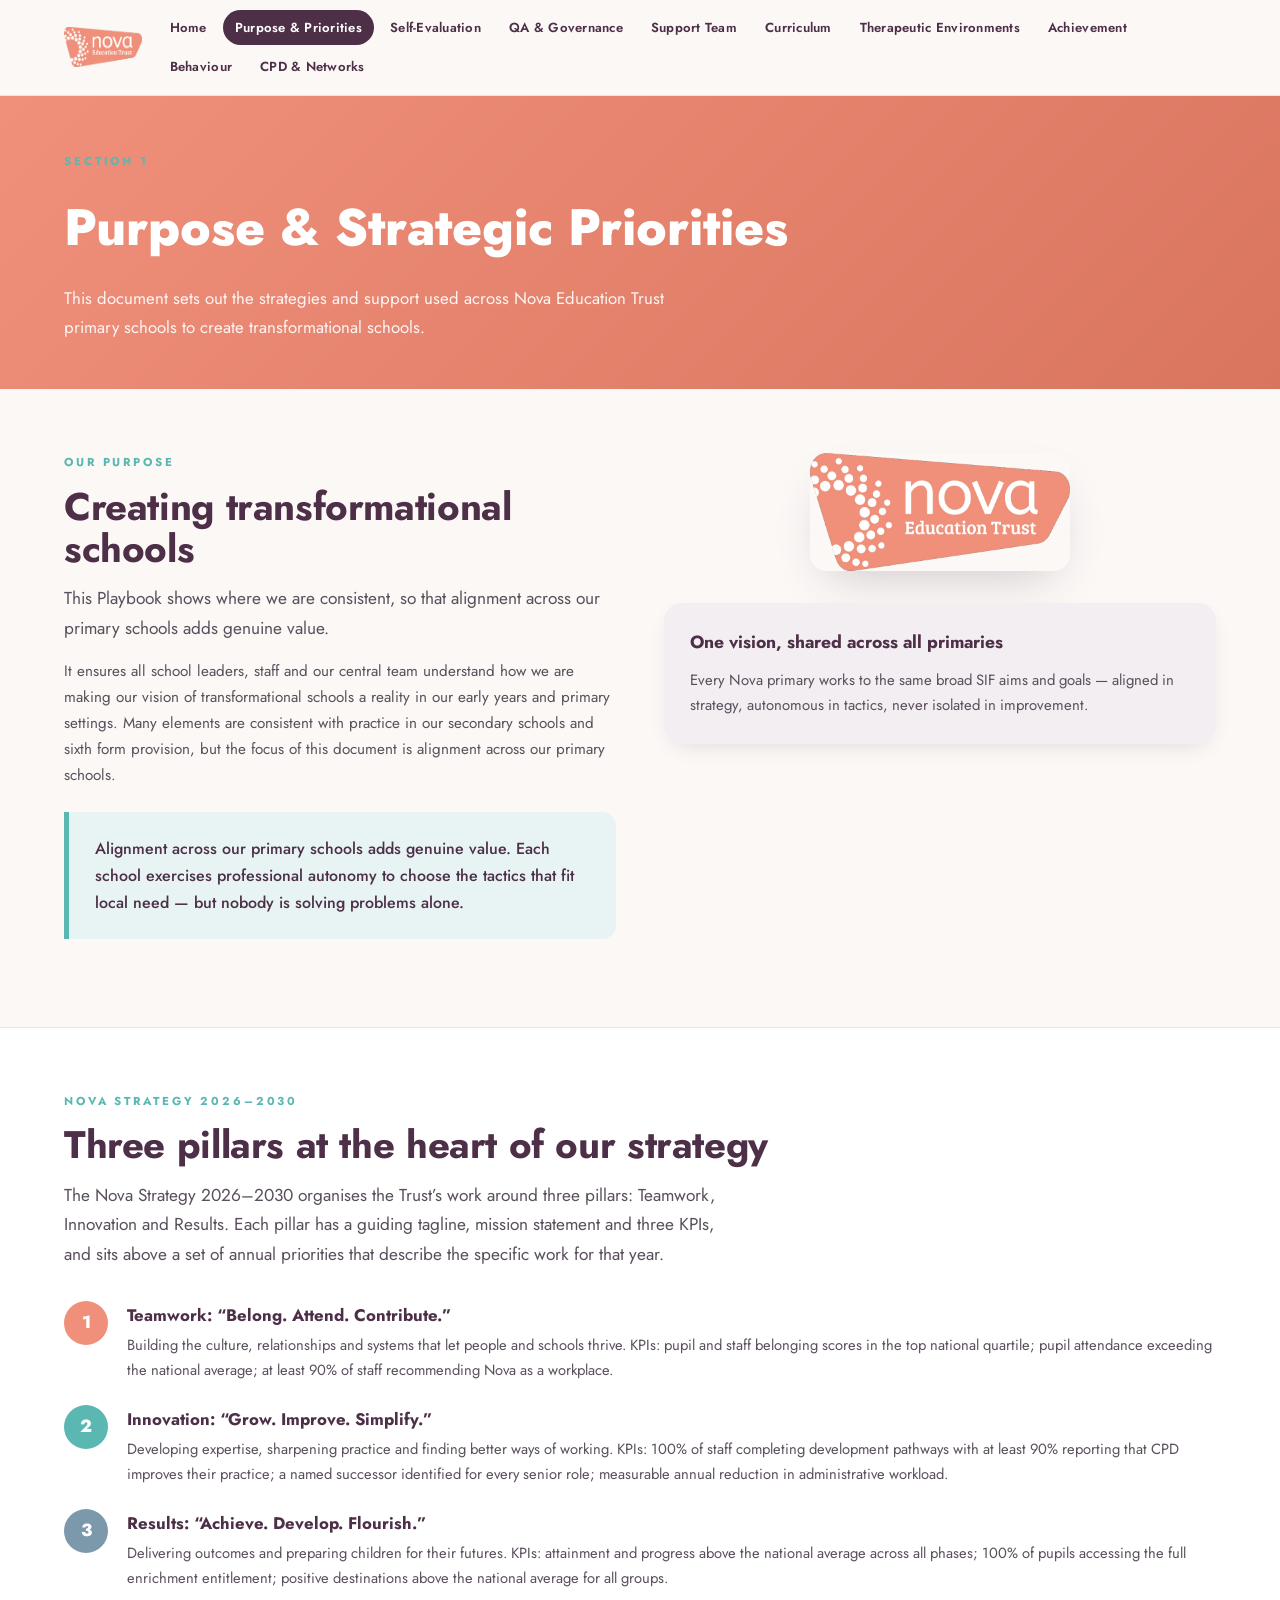
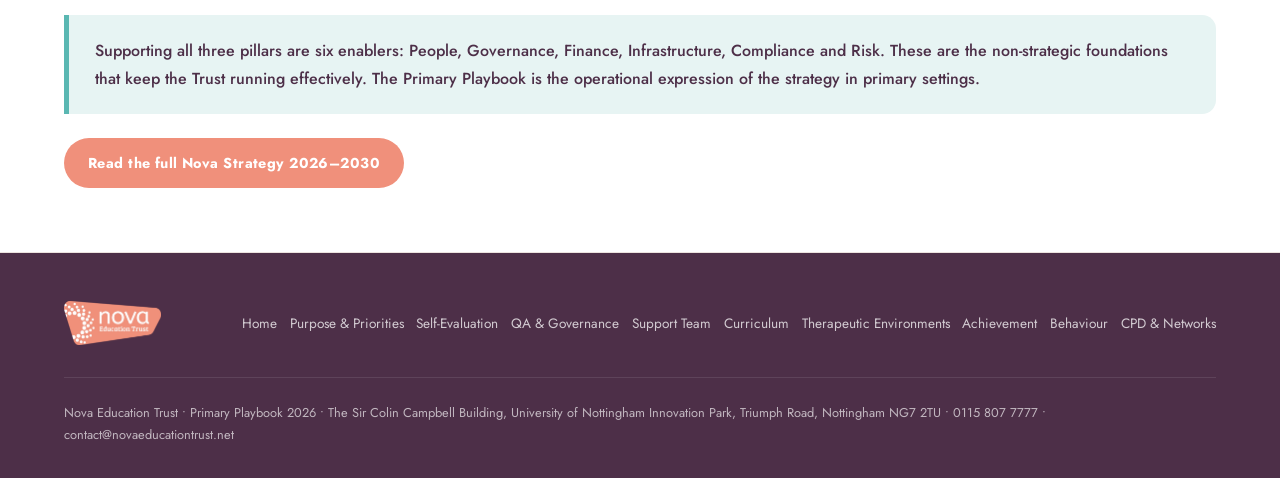
<file: purpose.html>
<!DOCTYPE html>
<html lang="en-GB">
<head>
<meta charset="UTF-8">
<meta name="viewport" content="width=device-width,initial-scale=1.0">
<title>Purpose & Strategic Priorities — Nova Primary Playbook 2026</title>
<link rel="stylesheet" href="style.css">
</head>
<body>
<header class="nav">
  <div class="nav-inner">
    <a class="nav-logo" href="index.html"><img src="assets/nova-logo.png" alt="Nova Education Trust"></a>
    <nav class="links"><a href="index.html">Home</a><a href="purpose.html" class="active">Purpose & Priorities</a><a href="self-evaluation.html">Self-Evaluation</a><a href="governance.html">QA & Governance</a><a href="support-team.html">Support Team</a><a href="curriculum.html">Curriculum</a><a href="therapeutic.html">Therapeutic Environments</a><a href="achievement.html">Achievement</a><a href="behaviour.html">Behaviour</a><a href="cpd.html">CPD & Networks</a></nav>
    <button class="burger" aria-label="Menu"><span></span><span></span><span></span></button>
  </div>
  <div class="mob-menu"><a href="index.html">Home</a><a href="purpose.html">Purpose & Priorities</a><a href="self-evaluation.html">Self-Evaluation</a><a href="governance.html">QA & Governance</a><a href="support-team.html">Support Team</a><a href="curriculum.html">Curriculum</a><a href="therapeutic.html">Therapeutic Environments</a><a href="achievement.html">Achievement</a><a href="behaviour.html">Behaviour</a><a href="cpd.html">CPD & Networks</a></div>
</header>

<section class="page-hero coral">
  <div class="wrap">
    <div class="eyebrow">Section 1</div>
    <h1>Purpose &amp; Strategic Priorities</h1>
    <p class="sub">This document sets out the strategies and support used across Nova Education Trust primary schools to create transformational schools.</p>
  </div>
</section>

<section>
  <div class="wrap">
    <div class="split reveal">
      <div>
        <div class="eyebrow">Our Purpose</div>
        <h2 class="section-title">Creating transformational schools</h2>
        <p class="lead">This Playbook shows where we are consistent, so that alignment across our primary schools adds genuine value.</p>
        <p style="margin-top:1rem;font-family:var(--display);font-size:.95rem;color:#5a4f5c">It ensures all school leaders, staff and our central team understand how we are making our vision of transformational schools a reality in our early years and primary settings. Many elements are consistent with practice in our secondary schools and sixth form provision, but the focus of this document is alignment across our primary schools.</p>
        <div class="callout" style="margin-top:1.5rem">
          <p>Alignment across our primary schools adds genuine value. Each school exercises professional autonomy to choose the tactics that fit local need — but nobody is solving problems alone.</p>
        </div>
      </div>
      <div>
        <img src="assets/nova-logo.png" alt="Nova Education Trust" style="max-width:260px;margin:0 auto 2rem">
        <div class="card" style="background:var(--plum-tint);border:none">
          <h3 style="color:var(--plum)">One vision, shared across all primaries</h3>
          <p>Every Nova primary works to the same broad SIF aims and goals — aligned in strategy, autonomous in tactics, never isolated in improvement.</p>
        </div>
      </div>
    </div>
  </div>
</section>

<section class="band">
  <div class="wrap">
    <div class="reveal"><div class="eyebrow">Nova Strategy 2026&ndash;2030</div>
    <h2 class="section-title">Three pillars at the heart of our strategy</h2>
    <p class="lead">The Nova Strategy 2026&ndash;2030 organises the Trust&rsquo;s work around three pillars: Teamwork, Innovation and Results. Each pillar has a guiding tagline, mission statement and three KPIs, and sits above a set of annual priorities that describe the specific work for that year.</p></div>
    <div style="margin-top:2rem" class="reveal">
      <div class="priority">
        <div class="num c">1</div>
        <div>
          <h4>Teamwork: &ldquo;Belong. Attend. Contribute.&rdquo;</h4>
          <p>Building the culture, relationships and systems that let people and schools thrive. KPIs: pupil and staff belonging scores in the top national quartile; pupil attendance exceeding the national average; at least 90% of staff recommending Nova as a workplace.</p>
        </div>
      </div>
      <div class="priority">
        <div class="num t">2</div>
        <div>
          <h4>Innovation: &ldquo;Grow. Improve. Simplify.&rdquo;</h4>
          <p>Developing expertise, sharpening practice and finding better ways of working. KPIs: 100% of staff completing development pathways with at least 90% reporting that CPD improves their practice; a named successor identified for every senior role; measurable annual reduction in administrative workload.</p>
        </div>
      </div>
      <div class="priority">
        <div class="num s">3</div>
        <div>
          <h4>Results: &ldquo;Achieve. Develop. Flourish.&rdquo;</h4>
          <p>Delivering outcomes and preparing children for their futures. KPIs: attainment and progress above the national average across all phases; 100% of pupils accessing the full enrichment entitlement; positive destinations above the national average for all groups.</p>
        </div>
      </div>
    </div>
    <div class="callout reveal" style="margin-top:1.5rem">
      <p>Supporting all three pillars are six enablers: People, Governance, Finance, Infrastructure, Compliance and Risk. These are the non-strategic foundations that keep the Trust running effectively. The Primary Playbook is the operational expression of the strategy in primary settings.</p>
    </div>
    <div style="margin-top:1.5rem" class="reveal">
      <a href="https://robbieblade.github.io/Nova-Strategy-2026/index.html" class="btn btn-coral" target="_blank" rel="noopener">Read the full Nova Strategy 2026&ndash;2030</a>
    </div>
  </div>
</section>

<footer>
  <div class="wrap">
    <div class="fgrid">
      <img src="assets/nova-logo.png" alt="Nova Education Trust">
      <nav class="fnav"><a href="index.html">Home</a><a href="purpose.html">Purpose & Priorities</a><a href="self-evaluation.html">Self-Evaluation</a><a href="governance.html">QA & Governance</a><a href="support-team.html">Support Team</a><a href="curriculum.html">Curriculum</a><a href="therapeutic.html">Therapeutic Environments</a><a href="achievement.html">Achievement</a><a href="behaviour.html">Behaviour</a><a href="cpd.html">CPD & Networks</a></nav>
    </div>
    <p class="copy">Nova Education Trust &bull; Primary Playbook 2026 &bull; The Sir Colin Campbell Building, University of Nottingham Innovation Park, Triumph Road, Nottingham NG7 2TU &bull; 0115 807 7777 &bull; contact@novaeducationtrust.net</p>
  </div>
</footer>
<script src="app.js"></script>
</body>
</html>
</file>
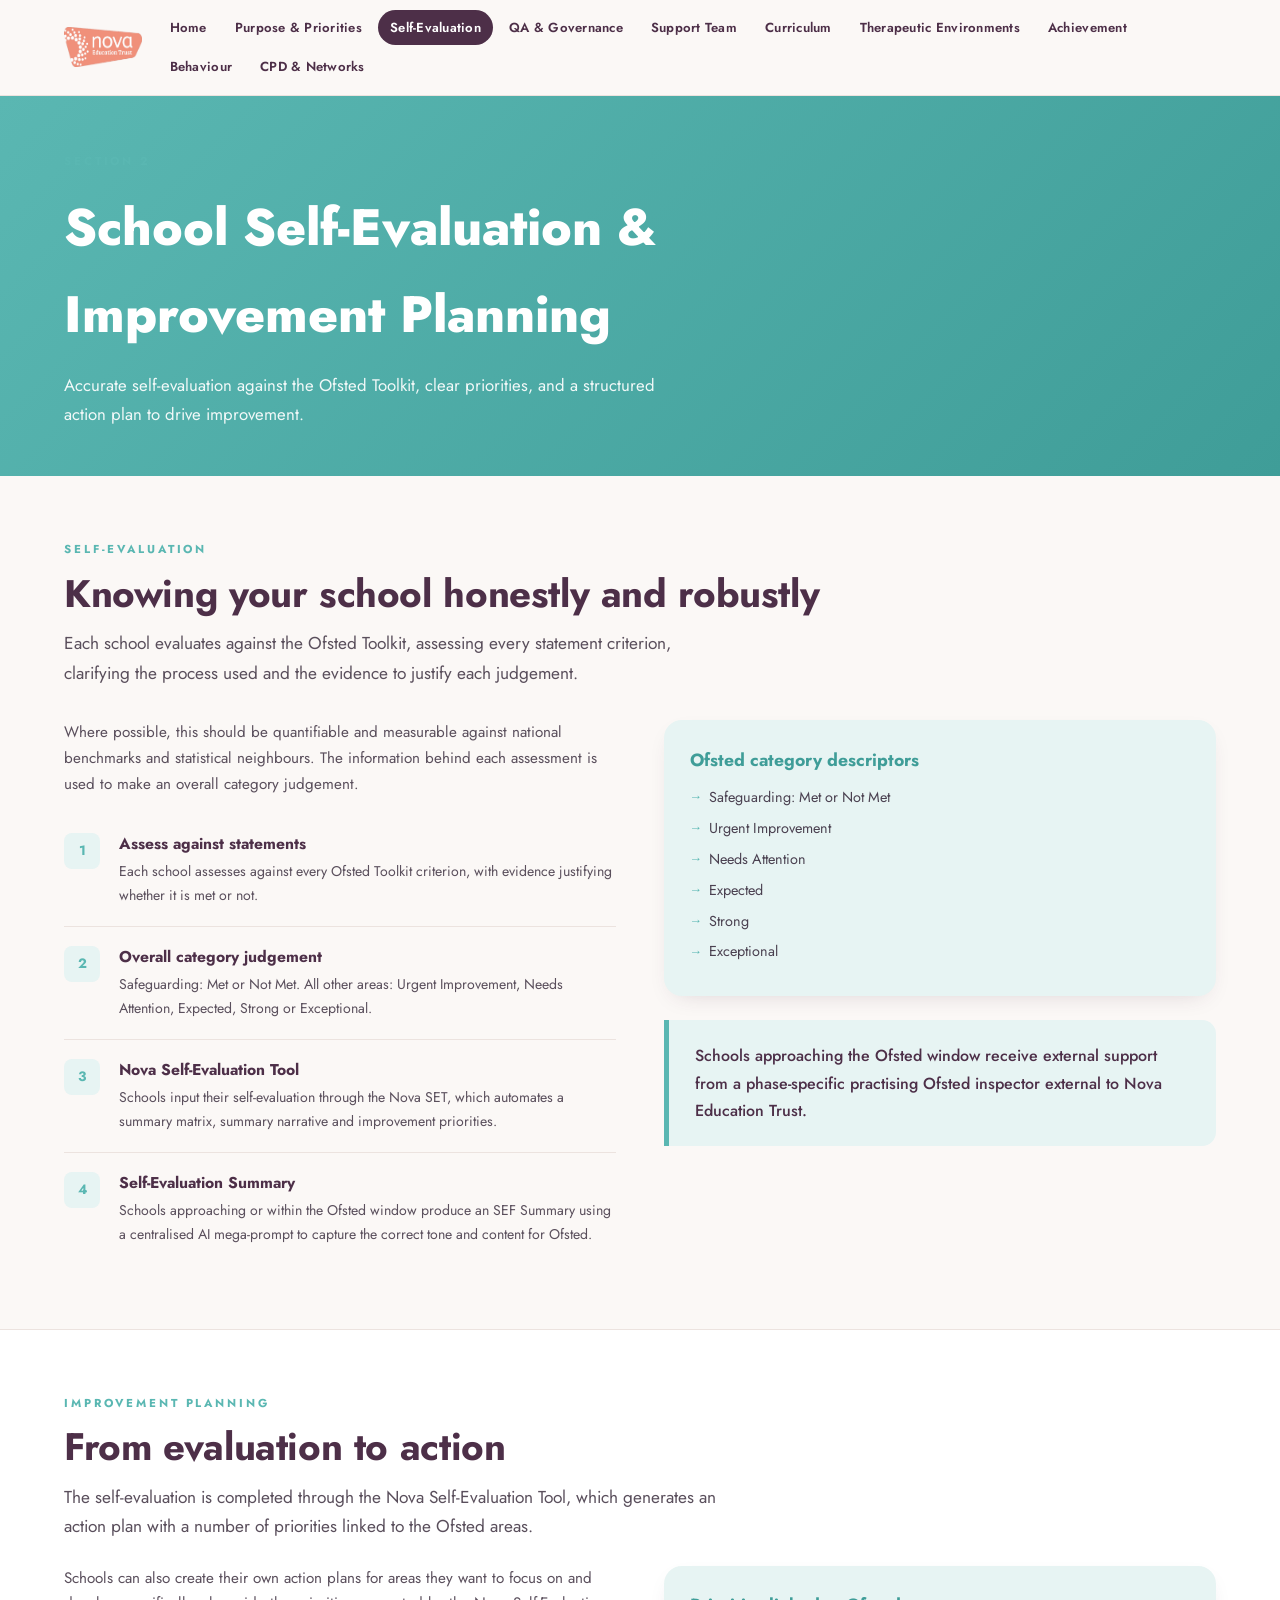
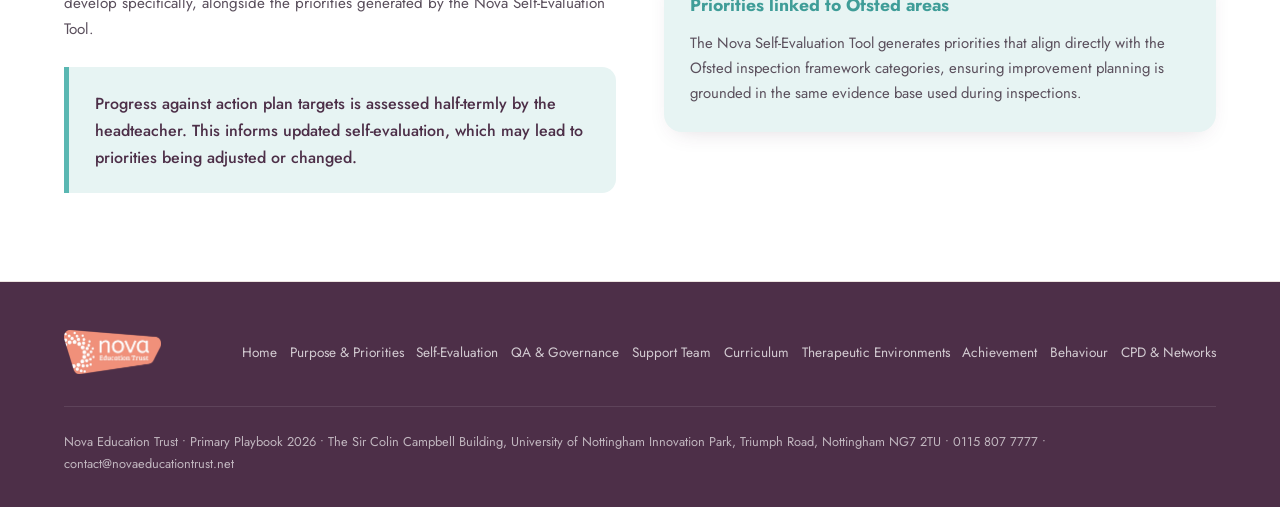
<file: self-evaluation.html>
<!DOCTYPE html>
<html lang="en-GB">
<head>
<meta charset="UTF-8">
<meta name="viewport" content="width=device-width,initial-scale=1.0">
<title>School Self-Evaluation & Improvement Planning — Nova Primary Playbook 2026</title>
<link rel="stylesheet" href="style.css">
</head>
<body>
<header class="nav">
  <div class="nav-inner">
    <a class="nav-logo" href="index.html"><img src="assets/nova-logo.png" alt="Nova Education Trust"></a>
    <nav class="links"><a href="index.html">Home</a><a href="purpose.html">Purpose & Priorities</a><a href="self-evaluation.html" class="active">Self-Evaluation</a><a href="governance.html">QA & Governance</a><a href="support-team.html">Support Team</a><a href="curriculum.html">Curriculum</a><a href="therapeutic.html">Therapeutic Environments</a><a href="achievement.html">Achievement</a><a href="behaviour.html">Behaviour</a><a href="cpd.html">CPD & Networks</a></nav>
    <button class="burger" aria-label="Menu"><span></span><span></span><span></span></button>
  </div>
  <div class="mob-menu"><a href="index.html">Home</a><a href="purpose.html">Purpose & Priorities</a><a href="self-evaluation.html">Self-Evaluation</a><a href="governance.html">QA & Governance</a><a href="support-team.html">Support Team</a><a href="curriculum.html">Curriculum</a><a href="therapeutic.html">Therapeutic Environments</a><a href="achievement.html">Achievement</a><a href="behaviour.html">Behaviour</a><a href="cpd.html">CPD & Networks</a></div>
</header>

<section class="page-hero teal">
  <div class="wrap">
    <div class="eyebrow">Section 2</div>
    <h1>School Self-Evaluation &amp;<br>Improvement Planning</h1>
    <p class="sub">Accurate self-evaluation against the Ofsted Toolkit, clear priorities, and a structured action plan to drive improvement.</p>
  </div>
</section>

<section>
  <div class="wrap">
    <div class="reveal"><div class="eyebrow">Self-Evaluation</div>
    <h2 class="section-title">Knowing your school honestly and robustly</h2>
    <p class="lead">Each school evaluates against the Ofsted Toolkit, assessing every statement criterion, clarifying the process used and the evidence to justify each judgement.</p></div>
    <div class="split reveal" style="margin-top:2rem">
      <div>
        <p style="font-family:var(--display);font-size:.95rem;color:#5a4f5c;margin-bottom:1rem">Where possible, this should be quantifiable and measurable against national benchmarks and statistical neighbours. The information behind each assessment is used to make an overall category judgement.</p>
        <div class="steps">
          <div class="step"><div class="icon">1</div><div><h4>Assess against statements</h4><p>Each school assesses against every Ofsted Toolkit criterion, with evidence justifying whether it is met or not.</p></div></div>
          <div class="step"><div class="icon">2</div><div><h4>Overall category judgement</h4><p>Safeguarding: Met or Not Met. All other areas: Urgent Improvement, Needs Attention, Expected, Strong or Exceptional.</p></div></div>
          <div class="step"><div class="icon">3</div><div><h4>Nova Self-Evaluation Tool</h4><p>Schools input their self-evaluation through the Nova SET, which automates a summary matrix, summary narrative and improvement priorities.</p></div></div>
          <div class="step"><div class="icon">4</div><div><h4>Self-Evaluation Summary</h4><p>Schools approaching or within the Ofsted window produce an SEF Summary using a centralised AI mega-prompt to capture the correct tone and content for Ofsted.</p></div></div>
        </div>
      </div>
      <div>
        <div class="card" style="background:var(--teal-tint);border:none;margin-bottom:1rem">
          <h3 style="color:var(--teal-dark)">Ofsted category descriptors</h3>
          <ul>
            <li>Safeguarding: Met or Not Met</li>
            <li>Urgent Improvement</li>
            <li>Needs Attention</li>
            <li>Expected</li>
            <li>Strong</li>
            <li>Exceptional</li>
          </ul>
        </div>
        <div class="callout">
          <p>Schools approaching the Ofsted window receive external support from a phase-specific practising Ofsted inspector external to Nova Education Trust.</p>
        </div>
      </div>
    </div>
  </div>
</section>

<section class="band">
  <div class="wrap">
    <div class="reveal"><div class="eyebrow">Improvement Planning</div>
    <h2 class="section-title">From evaluation to action</h2>
    <p class="lead">The self-evaluation is completed through the Nova Self-Evaluation Tool, which generates an action plan with a number of priorities linked to the Ofsted areas.</p></div>
    <div class="split reveal" style="margin-top:1.5rem">
      <div>
        <p style="font-family:var(--display);font-size:.95rem;color:#5a4f5c">Schools can also create their own action plans for areas they want to focus on and develop specifically, alongside the priorities generated by the Nova Self-Evaluation Tool.</p>
        <div class="callout" style="margin-top:1.5rem">
          <p>Progress against action plan targets is assessed half-termly by the headteacher. This informs updated self-evaluation, which may lead to priorities being adjusted or changed.</p>
        </div>
      </div>
      <div>
        <div class="card" style="background:var(--teal-tint);border:none">
          <h3 style="color:var(--teal-dark)">Priorities linked to Ofsted areas</h3>
          <p>The Nova Self-Evaluation Tool generates priorities that align directly with the Ofsted inspection framework categories, ensuring improvement planning is grounded in the same evidence base used during inspections.</p>
        </div>
      </div>
    </div>
  </div>
</section>

<footer>
  <div class="wrap">
    <div class="fgrid">
      <img src="assets/nova-logo.png" alt="Nova Education Trust">
      <nav class="fnav"><a href="index.html">Home</a><a href="purpose.html">Purpose & Priorities</a><a href="self-evaluation.html">Self-Evaluation</a><a href="governance.html">QA & Governance</a><a href="support-team.html">Support Team</a><a href="curriculum.html">Curriculum</a><a href="therapeutic.html">Therapeutic Environments</a><a href="achievement.html">Achievement</a><a href="behaviour.html">Behaviour</a><a href="cpd.html">CPD & Networks</a></nav>
    </div>
    <p class="copy">Nova Education Trust &bull; Primary Playbook 2026 &bull; The Sir Colin Campbell Building, University of Nottingham Innovation Park, Triumph Road, Nottingham NG7 2TU &bull; 0115 807 7777 &bull; contact@novaeducationtrust.net</p>
  </div>
</footer>
<script src="app.js"></script>
</body>
</html>
</file>
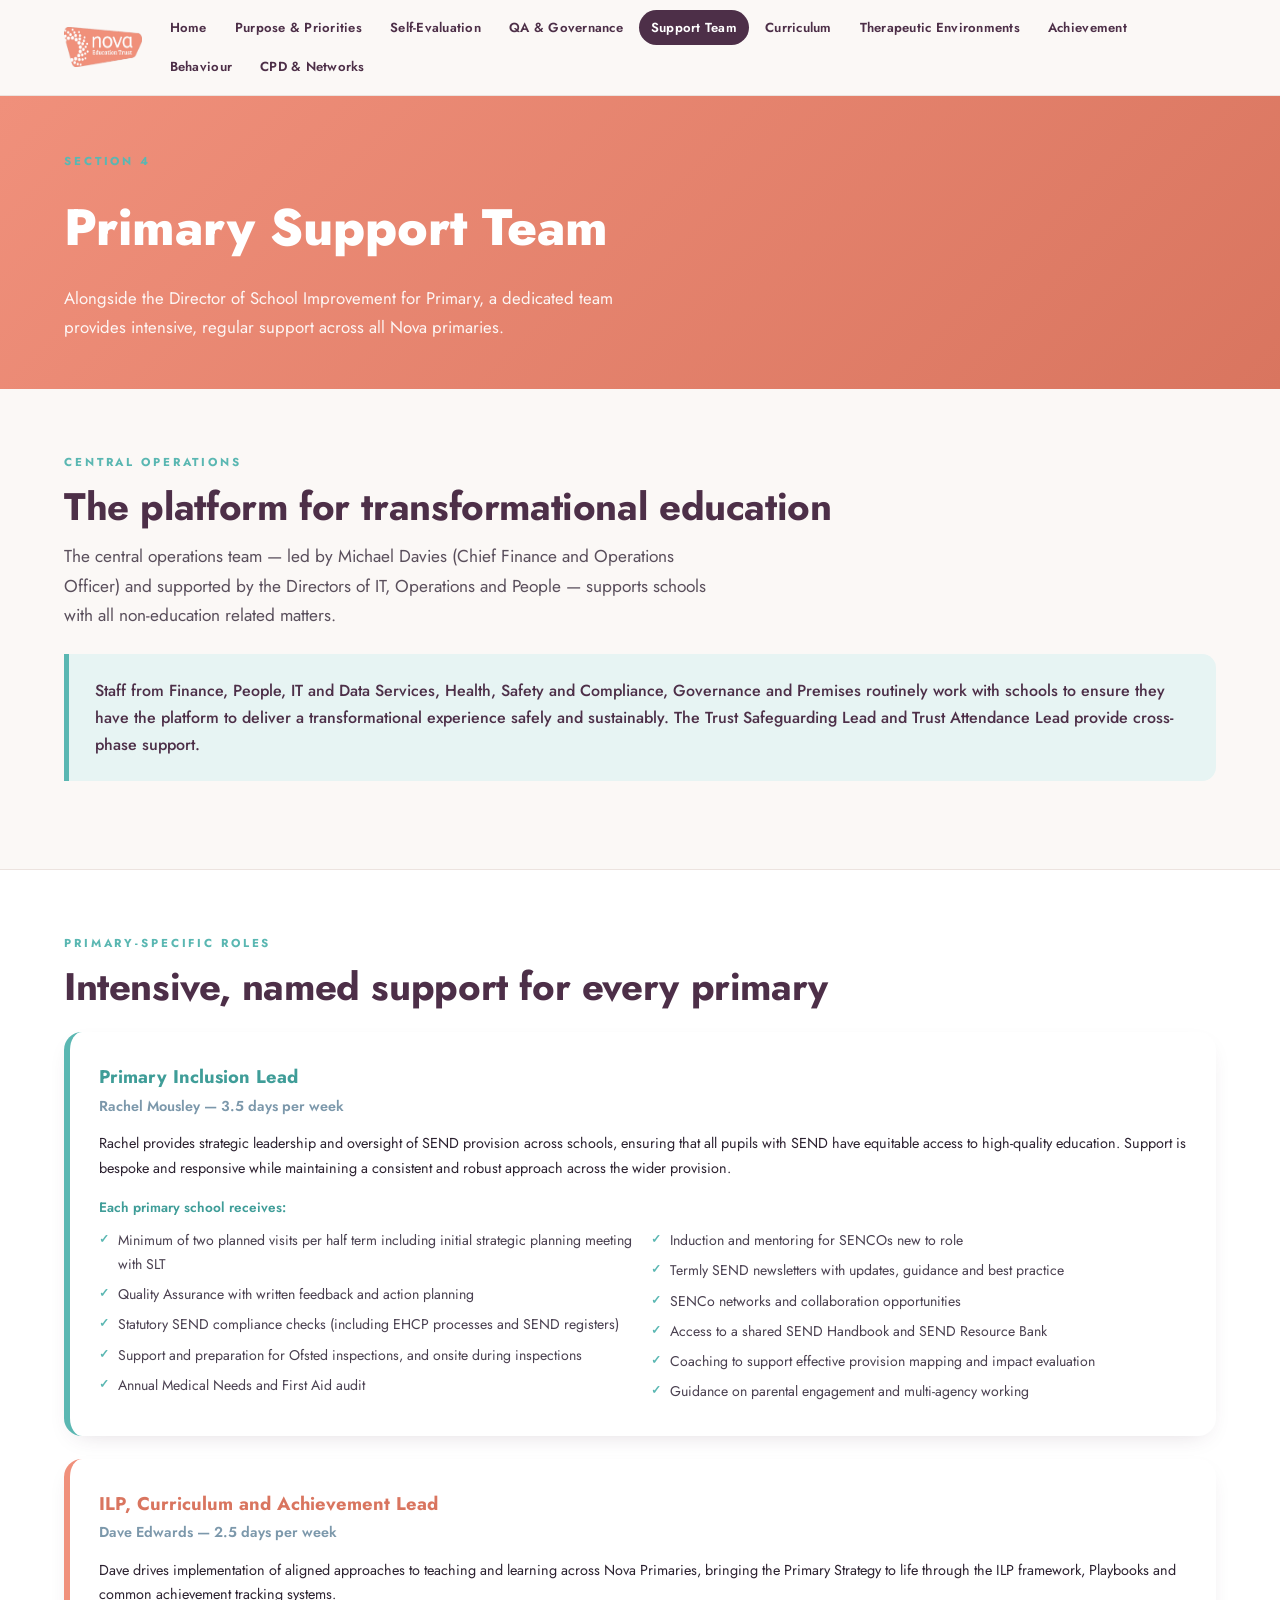
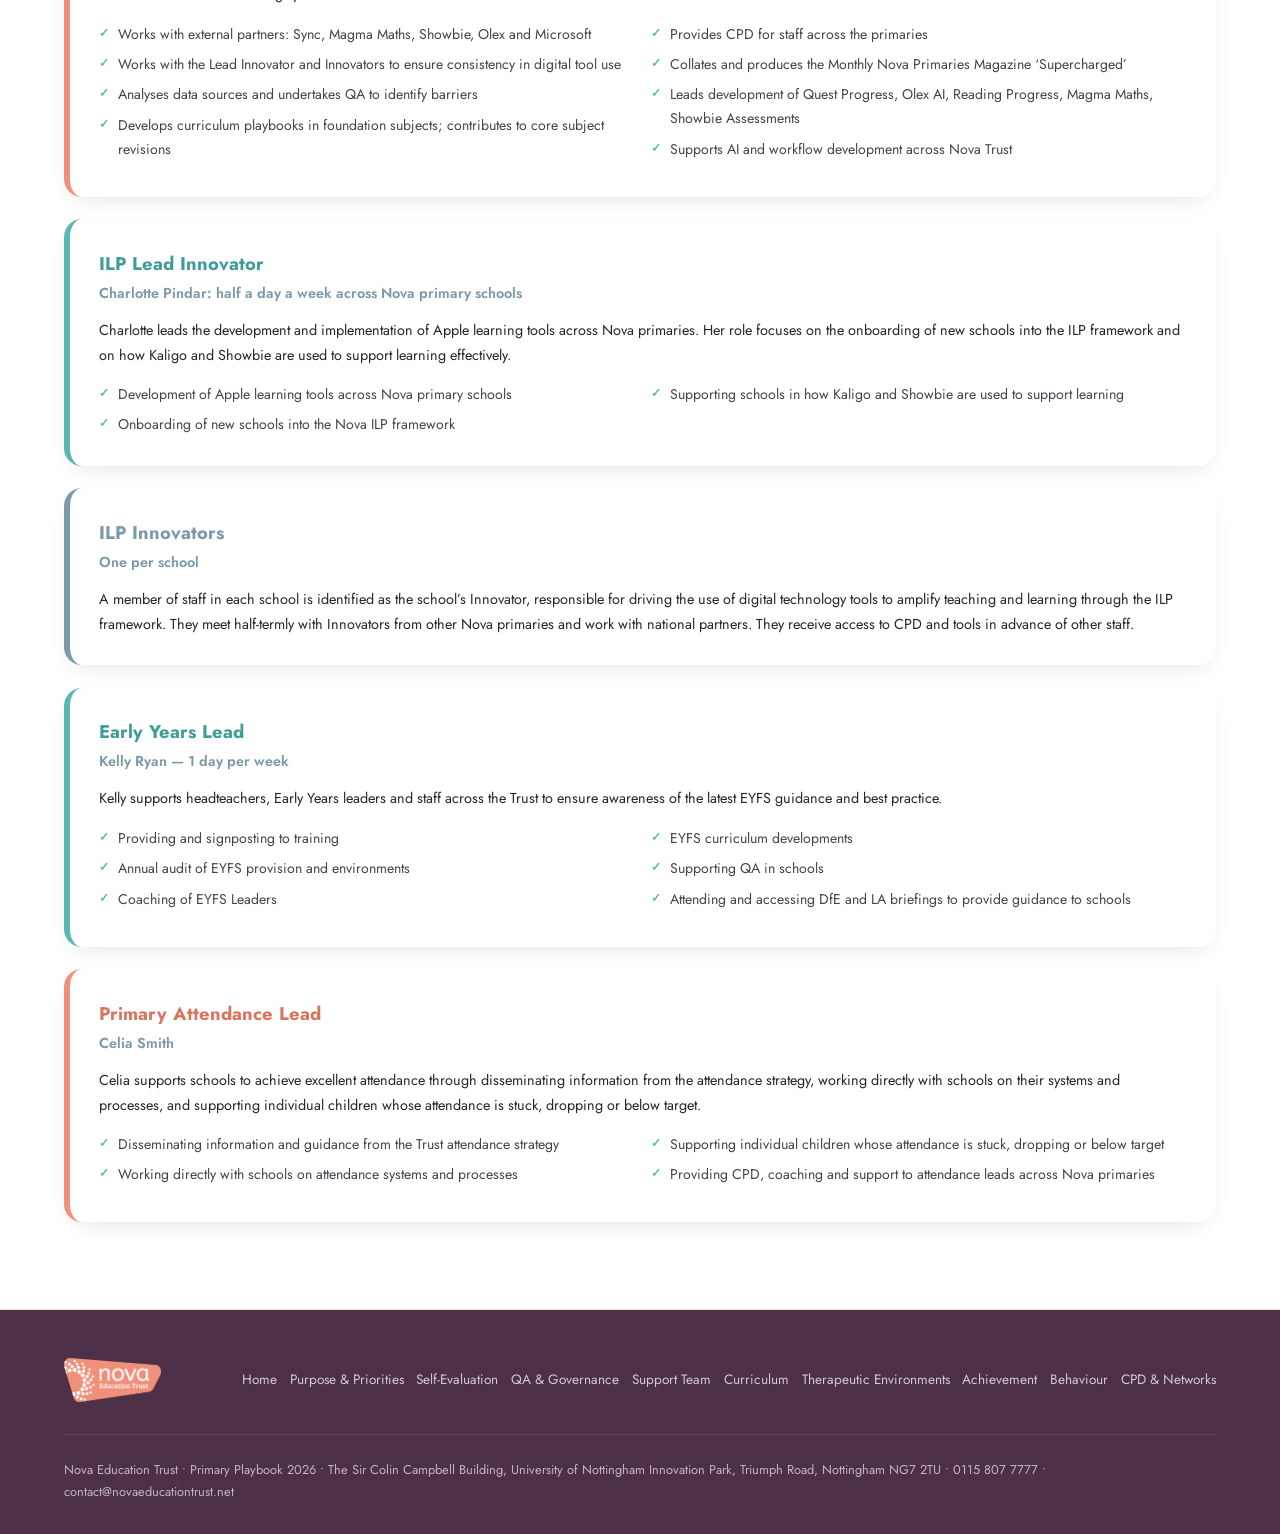
<file: support-team.html>
<!DOCTYPE html>
<html lang="en-GB">
<head>
<meta charset="UTF-8">
<meta name="viewport" content="width=device-width,initial-scale=1.0">
<title>Primary Support Team — Nova Primary Playbook 2026</title>
<link rel="stylesheet" href="style.css">
</head>
<body>
<header class="nav">
  <div class="nav-inner">
    <a class="nav-logo" href="index.html"><img src="assets/nova-logo.png" alt="Nova Education Trust"></a>
    <nav class="links"><a href="index.html">Home</a><a href="purpose.html">Purpose & Priorities</a><a href="self-evaluation.html">Self-Evaluation</a><a href="governance.html">QA & Governance</a><a href="support-team.html" class="active">Support Team</a><a href="curriculum.html">Curriculum</a><a href="therapeutic.html">Therapeutic Environments</a><a href="achievement.html">Achievement</a><a href="behaviour.html">Behaviour</a><a href="cpd.html">CPD & Networks</a></nav>
    <button class="burger" aria-label="Menu"><span></span><span></span><span></span></button>
  </div>
  <div class="mob-menu"><a href="index.html">Home</a><a href="purpose.html">Purpose & Priorities</a><a href="self-evaluation.html">Self-Evaluation</a><a href="governance.html">QA & Governance</a><a href="support-team.html">Support Team</a><a href="curriculum.html">Curriculum</a><a href="therapeutic.html">Therapeutic Environments</a><a href="achievement.html">Achievement</a><a href="behaviour.html">Behaviour</a><a href="cpd.html">CPD & Networks</a></div>
</header>

<section class="page-hero coral">
  <div class="wrap">
    <div class="eyebrow">Section 4</div>
    <h1>Primary Support Team</h1>
    <p class="sub">Alongside the Director of School Improvement for Primary, a dedicated team provides intensive, regular support across all Nova primaries.</p>
  </div>
</section>

<section>
  <div class="wrap">
    <div class="reveal"><div class="eyebrow">Central Operations</div>
    <h2 class="section-title">The platform for transformational education</h2>
    <p class="lead">The central operations team &mdash; led by Michael Davies (Chief Finance and Operations Officer) and supported by the Directors of IT, Operations and People &mdash; supports schools with all non-education related matters.</p></div>
    <div class="callout reveal">
      <p>Staff from Finance, People, IT and Data Services, Health, Safety and Compliance, Governance and Premises routinely work with schools to ensure they have the platform to deliver a transformational experience safely and sustainably. The Trust Safeguarding Lead and Trust Attendance Lead provide cross-phase support.</p>
    </div>
  </div>
</section>

<section class="band">
  <div class="wrap">
    <div class="reveal"><div class="eyebrow">Primary-Specific Roles</div>
    <h2 class="section-title">Intensive, named support for every primary</h2></div>
    <div class="reveal" style="margin-top:1.5rem">
      <div class="person">
        <h3>Primary Inclusion Lead</h3>
        <div class="role">Rachel Mousley &mdash; 3.5 days per week</div>
        <p style="font-family:var(--display);font-size:.9rem;margin-bottom:1rem">Rachel provides strategic leadership and oversight of SEND provision across schools, ensuring that all pupils with SEND have equitable access to high-quality education. Support is bespoke and responsive while maintaining a consistent and robust approach across the wider provision.</p>
        <p style="font-family:var(--display);font-size:.85rem;font-weight:600;color:var(--teal-dark);margin-bottom:.6rem">Each primary school receives:</p>
        <ul>
          <li>Minimum of two planned visits per half term including initial strategic planning meeting with SLT</li>
          <li>Quality Assurance with written feedback and action planning</li>
          <li>Statutory SEND compliance checks (including EHCP processes and SEND registers)</li>
          <li>Support and preparation for Ofsted inspections, and onsite during inspections</li>
          <li>Annual Medical Needs and First Aid audit</li>
          <li>Induction and mentoring for SENCOs new to role</li>
          <li>Termly SEND newsletters with updates, guidance and best practice</li>
          <li>SENCo networks and collaboration opportunities</li>
          <li>Access to a shared SEND Handbook and SEND Resource Bank</li>
          <li>Coaching to support effective provision mapping and impact evaluation</li>
          <li>Guidance on parental engagement and multi-agency working</li>
        </ul>
      </div>

      <div class="person" style="border-left-color:var(--coral)">
        <h3 style="color:var(--coral-dark)">ILP, Curriculum and Achievement Lead</h3>
        <div class="role">Dave Edwards &mdash; 2.5 days per week</div>
        <p style="font-family:var(--display);font-size:.9rem;margin-bottom:1rem">Dave drives implementation of aligned approaches to teaching and learning across Nova Primaries, bringing the Primary Strategy to life through the ILP framework, Playbooks and common achievement tracking systems.</p>
        <ul>
          <li>Works with external partners: Sync, Magma Maths, Showbie, Olex and Microsoft</li>
          <li>Works with the Lead Innovator and Innovators to ensure consistency in digital tool use</li>
          <li>Analyses data sources and undertakes QA to identify barriers</li>
          <li>Develops curriculum playbooks in foundation subjects; contributes to core subject revisions</li>
          <li>Provides CPD for staff across the primaries</li>
          <li>Collates and produces the Monthly Nova Primaries Magazine &lsquo;Supercharged&rsquo;</li>
          <li>Leads development of Quest Progress, Olex AI, Reading Progress, Magma Maths, Showbie Assessments</li>
          <li>Supports AI and workflow development across Nova Trust</li>
        </ul>
      </div>

      <div class="person" style="border-left-color:var(--teal)">
        <h3 style="color:var(--teal-dark)">ILP Lead Innovator</h3>
        <div class="role">Charlotte Pindar: half a day a week across Nova primary schools</div>
        <p style="font-family:var(--display);font-size:.9rem;margin-bottom:1rem">Charlotte leads the development and implementation of Apple learning tools across Nova primaries. Her role focuses on the onboarding of new schools into the ILP framework and on how Kaligo and Showbie are used to support learning effectively.</p>
        <ul>
          <li>Development of Apple learning tools across Nova primary schools</li>
          <li>Onboarding of new schools into the Nova ILP framework</li>
          <li>Supporting schools in how Kaligo and Showbie are used to support learning</li>
        </ul>
      </div>

      <div class="person" style="border-left-color:var(--slate)">
        <h3 style="color:var(--slate)">ILP Innovators</h3>
        <div class="role">One per school</div>
        <p style="font-family:var(--display);font-size:.9rem">A member of staff in each school is identified as the school&rsquo;s Innovator, responsible for driving the use of digital technology tools to amplify teaching and learning through the ILP framework. They meet half-termly with Innovators from other Nova primaries and work with national partners. They receive access to CPD and tools in advance of other staff.</p>
      </div>

      <div class="person" style="border-left-color:var(--teal)">
        <h3>Early Years Lead</h3>
        <div class="role">Kelly Ryan &mdash; 1 day per week</div>
        <p style="font-family:var(--display);font-size:.9rem;margin-bottom:1rem">Kelly supports headteachers, Early Years leaders and staff across the Trust to ensure awareness of the latest EYFS guidance and best practice.</p>
        <ul>
          <li>Providing and signposting to training</li>
          <li>Annual audit of EYFS provision and environments</li>
          <li>Coaching of EYFS Leaders</li>
          <li>EYFS curriculum developments</li>
          <li>Supporting QA in schools</li>
          <li>Attending and accessing DfE and LA briefings to provide guidance to schools</li>
        </ul>
      </div>

      <div class="person" style="border-left-color:var(--coral)">
        <h3 style="color:var(--coral-dark)">Primary Attendance Lead</h3>
        <div class="role">Celia Smith</div>
        <p style="font-family:var(--display);font-size:.9rem;margin-bottom:1rem">Celia supports schools to achieve excellent attendance through disseminating information from the attendance strategy, working directly with schools on their systems and processes, and supporting individual children whose attendance is stuck, dropping or below target.</p>
        <ul>
          <li>Disseminating information and guidance from the Trust attendance strategy</li>
          <li>Working directly with schools on attendance systems and processes</li>
          <li>Supporting individual children whose attendance is stuck, dropping or below target</li>
          <li>Providing CPD, coaching and support to attendance leads across Nova primaries</li>
        </ul>
      </div>
    </div>
  </div>
</section>

<footer>
  <div class="wrap">
    <div class="fgrid">
      <img src="assets/nova-logo.png" alt="Nova Education Trust">
      <nav class="fnav"><a href="index.html">Home</a><a href="purpose.html">Purpose & Priorities</a><a href="self-evaluation.html">Self-Evaluation</a><a href="governance.html">QA & Governance</a><a href="support-team.html">Support Team</a><a href="curriculum.html">Curriculum</a><a href="therapeutic.html">Therapeutic Environments</a><a href="achievement.html">Achievement</a><a href="behaviour.html">Behaviour</a><a href="cpd.html">CPD & Networks</a></nav>
    </div>
    <p class="copy">Nova Education Trust &bull; Primary Playbook 2026 &bull; The Sir Colin Campbell Building, University of Nottingham Innovation Park, Triumph Road, Nottingham NG7 2TU &bull; 0115 807 7777 &bull; contact@novaeducationtrust.net</p>
  </div>
</footer>
<script src="app.js"></script>
</body>
</html>
</file>
<file: style.css>
@import url('https://fonts.googleapis.com/css2?family=Jost:wght@300;400;500;600;700;800&family=Lora:ital,wght@0,400;0,600;1,400&display=swap');

:root {
  --coral: #f0907b;
  --coral-dark: #d9755f;
  --coral-tint: #fdeee9;
  --teal: #5ab7b2;
  --teal-dark: #3f9d98;
  --teal-tint: #e7f4f3;
  --slate: #7c98ab;
  --plum: #4d2f48;
  --plum-tint: #f3eef2;
  --ink: #2c2230;
  --paper: #fbf8f6;
  --white: #ffffff;
  --line: #ece3df;
  --display: 'Jost', 'Century Gothic', sans-serif;
  --body: 'Lora', Georgia, serif;
  --shadow: 0 20px 50px -20px rgba(77,47,72,.28);
  --shadow-sm: 0 8px 24px -12px rgba(77,47,72,.22);
}

*, *::before, *::after { box-sizing: border-box; margin: 0; padding: 0; }
html { scroll-behavior: smooth; }
body {
  font-family: var(--body);
  color: var(--ink);
  background: var(--paper);
  line-height: 1.7;
  -webkit-font-smoothing: antialiased;
}
h1,h2,h3,h4,h5,nav,label,.eyebrow,.btn,.tag { font-family: var(--display); }
img { max-width: 100%; height: auto; display: block; }

/* ── NAV ── */
header.nav {
  position: sticky; top: 0; z-index: 200;
  background: rgba(251,248,246,.92);
  backdrop-filter: blur(14px);
  border-bottom: 1px solid var(--line);
}
.nav-inner {
  max-width: 1200px; margin: 0 auto; padding: .65rem 1.5rem;
  display: flex; align-items: center; gap: 1rem; justify-content: space-between;
}
.nav-logo img { height: 40px; }
nav.links { display: flex; flex-wrap: wrap; gap: .25rem; }
nav.links a {
  font-size: .82rem; font-weight: 600; letter-spacing: .02em;
  color: var(--plum); text-decoration: none;
  padding: .4rem .75rem; border-radius: 999px; transition: .2s;
  white-space: nowrap;
}
nav.links a:hover { background: var(--plum-tint); }
nav.links a.active { background: var(--plum); color: #fff; }

/* hamburger */
.burger { display: none; background: none; border: none; cursor: pointer; padding: .4rem; }
.burger span { display: block; width: 22px; height: 2px; background: var(--plum); margin: 4px 0; border-radius: 2px; transition: .3s; }
.mob-menu { display: none; flex-direction: column; gap: .3rem; padding: .8rem 1.5rem 1rem; background: var(--paper); border-bottom: 1px solid var(--line); }
.mob-menu a { font-family: var(--display); font-size: .88rem; font-weight: 600; color: var(--plum); text-decoration: none; padding: .5rem .8rem; border-radius: 8px; }
.mob-menu a:hover { background: var(--plum-tint); }
.mob-menu.open { display: flex; }

/* ── LAYOUT ── */
.wrap { max-width: 1200px; margin: 0 auto; padding: 0 1.5rem; }
section { padding: 4rem 0; position: relative; }
.band { background: var(--white); border-top: 1px solid var(--line); border-bottom: 1px solid var(--line); }
.band-coral { background: var(--coral); color: #fff; }
.band-teal { background: var(--teal); color: #fff; }
.band-plum { background: var(--plum); color: #fff; }
.band-tint { background: var(--teal-tint); }

.eyebrow {
  font-size: .72rem; font-weight: 700; letter-spacing: .25em;
  text-transform: uppercase; color: var(--teal); margin-bottom: .8rem;
}
.band-coral .eyebrow, .band-plum .eyebrow { color: rgba(255,255,255,.75); }
h2.section-title {
  font-size: clamp(1.6rem, 3.2vw, 2.4rem); font-weight: 700;
  color: var(--plum); line-height: 1.1; letter-spacing: -.01em;
}
.band-coral h2.section-title, .band-plum h2.section-title { color: #fff; }
.lead { font-size: 1.08rem; max-width: 66ch; color: #5a4f5c; margin-top: .9rem; font-family: var(--display); font-weight: 400; }
.band-coral .lead, .band-plum .lead { color: rgba(255,255,255,.9); }

/* ── HERO ── */
.hero {
  position: relative; overflow: hidden;
  background: linear-gradient(145deg, var(--plum) 0%, #3a2240 100%);
  color: #fff; padding: 5rem 0 4rem;
}
.hero::before {
  content: ''; position: absolute; inset: 0;
  background: radial-gradient(ellipse 80% 60% at 90% 10%, rgba(90,183,178,.2), transparent 60%),
              radial-gradient(ellipse 60% 80% at 10% 90%, rgba(240,144,123,.15), transparent 55%);
}
.hero .wrap { position: relative; z-index: 2; }
.hero img.logo { height: 54px; margin-bottom: 2rem; }
.hero h1 { font-size: clamp(2.2rem, 5.5vw, 4rem); font-weight: 800; line-height: 1; letter-spacing: -.02em; }
.hero h1 span { color: var(--coral); }
.hero .sub { font-family: var(--display); font-size: 1.15rem; margin-top: 1rem; opacity: .9; max-width: 55ch; font-weight: 400; }
.hero .pills { display: flex; flex-wrap: wrap; gap: .6rem; margin-top: 2rem; }
.pill { background: rgba(255,255,255,.12); border: 1px solid rgba(255,255,255,.25); border-radius: 999px; padding: .45rem 1rem; font-family: var(--display); font-size: .82rem; font-weight: 600; color: #fff; }
.pill.c { background: rgba(240,144,123,.25); border-color: var(--coral); }
.pill.t { background: rgba(90,183,178,.25); border-color: var(--teal); }
.hero-dots { position: absolute; right: -60px; top: -40px; width: 380px; opacity: .08; pointer-events: none; }

/* ── BUTTONS ── */
.btn {
  display: inline-block; text-decoration: none; font-weight: 700;
  font-size: .9rem; letter-spacing: .03em;
  padding: .8rem 1.5rem; border-radius: 999px; transition: .2s; cursor: pointer; border: none;
}
.btn-coral { background: var(--coral); color: #fff; }
.btn-coral:hover { background: var(--coral-dark); transform: translateY(-2px); }
.btn-teal { background: var(--teal); color: #fff; }
.btn-teal:hover { background: var(--teal-dark); transform: translateY(-2px); }
.btn-outline { background: transparent; border: 2px solid var(--plum); color: var(--plum); }
.btn-outline:hover { background: var(--plum); color: #fff; }

/* ── CARDS ── */
.cards { display: grid; gap: 1.2rem; }
.cards.cols-2 { grid-template-columns: repeat(2, 1fr); }
.cards.cols-3 { grid-template-columns: repeat(3, 1fr); }
.cards.cols-4 { grid-template-columns: repeat(4, 1fr); }
.card {
  background: #fff; border: 1px solid var(--line); border-radius: 18px;
  padding: 1.6rem; box-shadow: var(--shadow-sm);
}
.card.accent-coral { border-top: 5px solid var(--coral); }
.card.accent-teal { border-top: 5px solid var(--teal); }
.card.accent-slate { border-top: 5px solid var(--slate); }
.card h3 { font-size: 1.1rem; color: var(--plum); margin-bottom: .6rem; }
.card p { font-size: .93rem; color: #5a4f5c; font-family: var(--display); }
.card ul { list-style: none; margin-top: .6rem; }
.card ul li { font-size: .9rem; font-family: var(--display); color: #4a4050; padding-left: 1.2rem; position: relative; margin-bottom: .4rem; }
.card ul li::before { content: "→"; position: absolute; left: 0; color: var(--teal); font-weight: 700; font-size: .8rem; top: .1em; }

/* ── SPLIT LAYOUT ── */
.split { display: grid; grid-template-columns: 1fr 1fr; gap: 3rem; align-items: start; }
.split.flip { }
.split img { border-radius: 16px; box-shadow: var(--shadow); width: 100%; }

/* ── PRIORITIES ── */
.priority { display: flex; gap: 1.2rem; align-items: flex-start; margin-bottom: 1.4rem; }
.priority .num {
  width: 44px; height: 44px; border-radius: 50%; display: grid; place-items: center;
  font-family: var(--display); font-weight: 800; font-size: 1.1rem; color: #fff; flex-shrink: 0;
}
.priority .num.c { background: var(--coral); }
.priority .num.t { background: var(--teal); }
.priority .num.s { background: var(--slate); }
.priority h4 { font-size: 1.05rem; color: var(--plum); margin-bottom: .2rem; }
.priority p { font-size: .92rem; font-family: var(--display); color: #5a4f5c; }

/* ── STEPS ── */
.steps { display: flex; flex-direction: column; gap: 0; }
.step { display: flex; gap: 1.2rem; padding: 1.1rem 0; border-bottom: 1px solid var(--line); }
.step:last-child { border-bottom: none; }
.step .icon { width: 36px; height: 36px; border-radius: 8px; background: var(--teal-tint); color: var(--teal); display: grid; place-items: center; font-family: var(--display); font-weight: 700; font-size: .85rem; flex-shrink: 0; margin-top: .1rem; }
.step h4 { font-size: .98rem; color: var(--plum); margin-bottom: .15rem; }
.step p { font-size: .88rem; font-family: var(--display); color: #5a4f5c; }

/* ── QA SCHEDULE TABLE ── */
.qa-table-wrap { overflow-x: auto; border-radius: 14px; box-shadow: var(--shadow-sm); margin-top: 1.5rem; }
table.qa { border-collapse: separate; border-spacing: 0; width: 100%; min-width: 700px; background: #fff; }
table.qa th, table.qa td { padding: .65rem .9rem; font-size: .82rem; font-family: var(--display); text-align: left; border-bottom: 1px solid var(--line); vertical-align: middle; }
table.qa thead th { background: var(--plum); color: #fff; font-weight: 700; }
table.qa thead th:first-child { background: var(--plum); }
table.qa tbody th { background: var(--paper); color: var(--plum); font-weight: 700; white-space: nowrap; }
table.qa .safeguarding { background: #fff3e0; color: #b45309; border-radius: 6px; padding: .3rem .5rem; font-size: .76rem; font-weight: 600; display: inline-block; }
table.qa .send { background: var(--teal-tint); color: var(--teal-dark); border-radius: 6px; padding: .3rem .5rem; font-size: .76rem; font-weight: 600; display: inline-block; }
table.qa .tl { background: #e8f4ff; color: #2563eb; border-radius: 6px; padding: .3rem .5rem; font-size: .76rem; font-weight: 600; display: inline-block; }
table.qa .ca { background: var(--plum-tint); color: var(--plum); border-radius: 6px; padding: .3rem .5rem; font-size: .76rem; font-weight: 600; display: inline-block; }
table.qa .beh { background: var(--coral-tint); color: var(--coral-dark); border-radius: 6px; padding: .3rem .5rem; font-size: .76rem; font-weight: 600; display: inline-block; }

/* ── PERSON CARDS ── */
.person { background: #fff; border-radius: 18px; padding: 1.8rem; border-left: 6px solid var(--teal); box-shadow: var(--shadow-sm); margin-bottom: 1.4rem; }
.person h3 { font-size: 1.15rem; color: var(--teal-dark); margin-bottom: .1rem; }
.person .role { font-family: var(--display); font-weight: 600; font-size: .9rem; color: var(--slate); margin-bottom: .8rem; }
.person ul { list-style: none; columns: 2; gap: 1rem; }
.person ul li { font-size: .88rem; font-family: var(--display); color: #4a4050; padding-left: 1.2rem; position: relative; margin-bottom: .4rem; break-inside: avoid; }
.person ul li::before { content: "✓"; position: absolute; left: 0; color: var(--teal); font-weight: 700; font-size: .78rem; }

/* ── PITA SCALE ── */
.pita-grid { display: grid; grid-template-columns: repeat(6,1fr); gap: .8rem; margin-top: 1.5rem; }
.pita-item { border-radius: 14px; padding: 1.1rem .9rem; text-align: center; }
.pita-item .pnum { font-family: var(--display); font-weight: 800; font-size: 1.6rem; line-height: 1; }
.pita-item .plabel { font-family: var(--display); font-weight: 700; font-size: .78rem; margin: .3rem 0 .4rem; }
.pita-item p { font-size: .75rem; font-family: var(--display); line-height: 1.35; }
.p1 { background: #fce8e8; } .p1 .pnum { color: var(--coral-dark); }
.p2 { background: #fef3e8; } .p2 .pnum { color: #c2770c; }
.p3 { background: #fef9e8; } .p3 .pnum { color: #a0830f; }
.p4 { background: #e8f5f0; } .p4 .pnum { color: #2e7d62; }
.p5 { background: var(--teal-tint); } .p5 .pnum { color: var(--teal-dark); }
.p6 { background: #e8f0fe; } .p6 .pnum { color: #3b4fd4; }

/* ── BEHAVIOUR SCORES ── */
.bscore-grid { display: grid; grid-template-columns: repeat(3,1fr); gap: 1rem; margin-top: 1.5rem; }
.bscore { border-radius: 16px; padding: 1.4rem; }
.bscore .bnum { font-family: var(--display); font-weight: 800; font-size: 2rem; line-height: 1; }
.bscore h4 { font-family: var(--display); font-weight: 700; font-size: .92rem; margin: .3rem 0 .5rem; }
.bscore ul { list-style: none; }
.bscore li { font-size: .82rem; font-family: var(--display); padding-left: 1rem; position: relative; margin-bottom: .3rem; }
.bscore li::before { content: "•"; position: absolute; left: 0; }
.bs1 { background: #fce8e8; } .bs1 .bnum { color: var(--coral-dark); }
.bs2 { background: #fef3e8; } .bs2 .bnum { color: #c2770c; }
.bs3 { background: #fef9e8; } .bs3 .bnum { color: #a0830f; }
.bs4 { background: #e8f5f0; } .bs4 .bnum { color: #2e7d62; }
.bs5 { background: var(--teal-tint); } .bs5 .bnum { color: var(--teal-dark); }
.bs6 { background: #e8f0fe; } .bs6 .bnum { color: #3b4fd4; }

/* ── NETWORK CARDS ── */
.network { background: #fff; border-radius: 16px; padding: 1.5rem; border-top: 4px solid var(--teal); box-shadow: var(--shadow-sm); }
.network h3 { font-size: 1rem; color: var(--plum); margin-bottom: .5rem; }
.network p { font-size: .88rem; font-family: var(--display); color: #5a4f5c; }

/* ── INLINE QUOTE / CALLOUT ── */
.callout { background: var(--teal-tint); border-left: 5px solid var(--teal); border-radius: 0 14px 14px 0; padding: 1.4rem 1.6rem; margin: 1.5rem 0; }
.callout p { font-size: 1rem; color: var(--plum); font-family: var(--display); font-weight: 500; }
.callout.coral { background: var(--coral-tint); border-left-color: var(--coral); }

/* ── BEHAVIOUR CURRICULUM STRANDS ── */
.strands { display: grid; grid-template-columns: repeat(4,1fr); gap: 1rem; margin-top: 1.5rem; }
.strand { border-radius: 16px; padding: 1.4rem 1.2rem; text-align: center; }
.strand .icon { font-size: 2rem; margin-bottom: .7rem; }
.strand h4 { font-family: var(--display); font-weight: 700; font-size: .9rem; color: #fff; }
.s1 { background: #7db8d8; }
.s2 { background: var(--teal); }
.s3 { background: #5ab7b2cc; }
.s4 { background: var(--coral); }

/* ── REVEAL ── */
.reveal { opacity: 0; transform: translateY(22px); transition: opacity .65s ease, transform .65s ease; }
.reveal.in { opacity: 1; transform: none; }

/* ── PAGE HERO ── */
.page-hero { padding: 3.5rem 0 3rem; color: #fff; position: relative; overflow: hidden; }
.page-hero.coral { background: linear-gradient(135deg, var(--coral), var(--coral-dark)); }
.page-hero.teal { background: linear-gradient(135deg, var(--teal), var(--teal-dark)); }
.page-hero.plum { background: linear-gradient(135deg, var(--plum), #3a2240); }
.page-hero.slate { background: linear-gradient(135deg, var(--slate), #5d7e92); }
.page-hero h1 { font-size: clamp(1.9rem, 4.5vw, 3.2rem); font-weight: 800; }
.page-hero .sub { font-family: var(--display); font-size: 1.05rem; margin-top: .8rem; opacity: .92; max-width: 60ch; }

/* ── FOOTER ── */
footer { background: var(--plum); color: #fff; padding: 3rem 0 2rem; }
footer .fgrid { display: flex; justify-content: space-between; align-items: center; gap: 2rem; flex-wrap: wrap; }
footer img { height: 44px; }
footer .fnav { display: flex; flex-wrap: wrap; gap: .8rem; }
footer .fnav a { color: rgba(255,255,255,.75); text-decoration: none; font-family: var(--display); font-size: .85rem; }
footer .fnav a:hover { color: #fff; }
footer .copy { margin-top: 2rem; padding-top: 1.5rem; border-top: 1px solid rgba(255,255,255,.15); font-size: .8rem; opacity: .65; font-family: var(--display); }

/* ── RESPONSIVE ── */
@media(max-width:960px) {
  .cards.cols-3, .cards.cols-4 { grid-template-columns: repeat(2,1fr); }
  .split { grid-template-columns: 1fr; }
  .pita-grid { grid-template-columns: repeat(3,1fr); }
  .bscore-grid { grid-template-columns: repeat(2,1fr); }
  .strands { grid-template-columns: repeat(2,1fr); }
  nav.links { display: none; }
  .burger { display: block; }
}
@media(max-width:600px) {
  .cards.cols-2, .cards.cols-3, .cards.cols-4 { grid-template-columns: 1fr; }
  .pita-grid { grid-template-columns: repeat(2,1fr); }
  .person ul { columns: 1; }
  section { padding: 2.8rem 0; }
}
</file>
